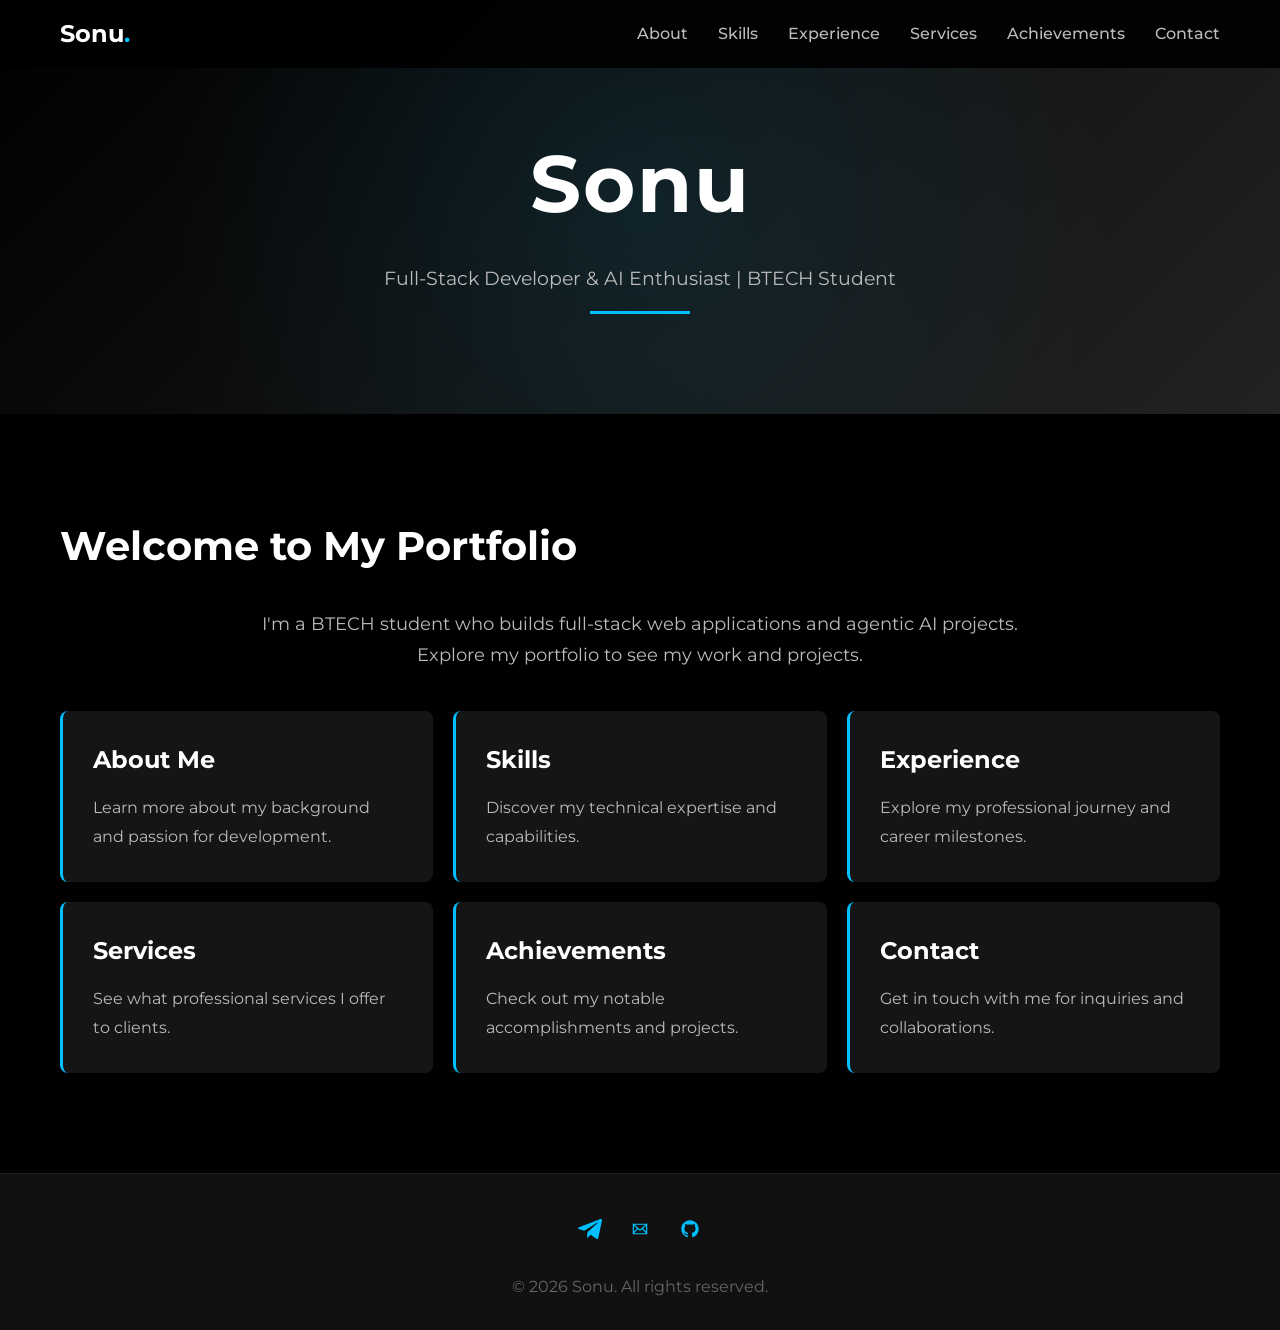
<file: index.html>
<!DOCTYPE html>
<html lang="en">
<head>
    <meta charset="UTF-8">
    <meta name="viewport" content="width=device-width, initial-scale=1.0">
    <!-- Updated meta description and title for Sonu -->
    <meta name="description" content="Sonu - Aspiring Web Developer & BTECH Student">
    <title>Sonu - Developer</title>
    <link rel="stylesheet" href="styles.css">
    <link rel="preconnect" href="https://fonts.googleapis.com">
    <link rel="preconnect" href="https://fonts.gstatic.com" crossorigin>
    <link href="https://fonts.googleapis.com/css2?family=Montserrat:wght@400;500;700&display=swap" rel="stylesheet">
</head>
<body>
    <nav id="navbar">
        <div class="nav-container">
            <!-- Changed logo from sonu to sonu -->
            <a href="index.html" class="logo">Sonu<span>.</span></a>
            <button class="mobile-menu-btn" aria-label="Toggle menu">
                ☰
            </button>
            <ul class="nav-links">
                <li><a href="about.html">About</a></li>
                <li><a href="skills.html">Skills</a></li>
                <li><a href="timeline.html">Experience</a></li>
                <li><a href="services.html">Services</a></li>
                <li><a href="achievements.html">Achievements</a></li>
                <!-- Added Contact link to navigation -->
                <li><a href="contact.html">Contact</a></li>
            </ul>
        </div>
    </nav>

    <header>
        <div class="header-content">
            <!-- Changed header name from SONU to sonu -->
            <h1>Sonu</h1>
            <p>Full-Stack Developer & AI Enthusiast | BTECH Student</p>
        </div>
    </header>

    <main>
        <section class="section home-section">
            <h2 class="hover-underline-animation">Welcome to My Portfolio</h2>
            <p>I'm a BTECH student who builds full-stack web applications and agentic AI projects. Explore my portfolio to see my work and projects.</p>
            
            <div class="home-cards">
                <a href="about.html" class="home-card">
                    <h3>About Me</h3>
                    <p>Learn more about my background and passion for development.</p>
                </a>
                <a href="skills.html" class="home-card">
                    <h3>Skills</h3>
                    <p>Discover my technical expertise and capabilities.</p>
                </a>
                <a href="timeline.html" class="home-card">
                    <h3>Experience</h3>
                    <p>Explore my professional journey and career milestones.</p>
                </a>
                <a href="services.html" class="home-card">
                    <h3>Services</h3>
                    <p>See what professional services I offer to clients.</p>
                </a>
                <a href="achievements.html" class="home-card">
                    <h3>Achievements</h3>
                    <p>Check out my notable accomplishments and projects.</p>
                </a>
                <!-- Added Contact card -->
                <a href="contact.html" class="home-card">
                    <h3>Contact</h3>
                    <p>Get in touch with me for inquiries and collaborations.</p>
                </a>
            </div>
        </section>
    </main>

    <button class="scroll-to-top" id="scrollToTop" aria-label="Scroll to top">
        ↑
    </button>

    <footer>
        <div class="social-icons">
            <a href="https://t.me/Choudhary_204" target="_blank" rel="noopener noreferrer" aria-label="Telegram">
                <svg viewBox="0 0 512 512" preserveAspectRatio="xMidYMid meet">
                    <path d="M 200.894531 323.863281 L 192.425781 442.988281 C 204.542969 442.988281 209.792969 437.78125 216.085938 431.53125 L 272.894531 377.238281 L 390.613281 463.445312 C 412.203125 475.476562 427.414062 469.140625 433.238281 443.585938 L 510.507812 81.515625 L 510.527344 81.492188 C 517.375 49.578125 498.988281 37.097656 477.953125 44.929688 L 23.765625 218.816406 C -7.230469 230.847656 -6.761719 248.128906 18.496094 255.957031 L 134.613281 292.074219 L 404.332031 123.308594 C 417.023438 114.902344 428.566406 119.550781 419.070312 127.957031 Z M 200.894531 323.863281 "></path>
                </svg>
            </a>
            <a href="mailto:sonuchoudhary1472006@gmail.com" target="_blank" rel="noopener noreferrer" aria-label="Email">
                <svg viewBox="0 0 512 512" preserveAspectRatio="xMidYMid meet">
                    <path d="M101.3 141.6v228.9h0.3 308.4 0.8V141.6H101.3zM375.7 167.8l-119.7 91.5 -119.6-91.5H375.7zM127.6 194.1l64.1 49.1 -64.1 64.1V194.1zM127.8 344.2l84.9-84.9 43.2 33.1 43-32.9 84.7 84.7L127.8 344.2 127.8 344.2zM384.4 307.8l-64.4-64.4 64.4-49.3V307.8z"></path>
                </svg>
            </a>
            <a href="https://github.com/Choudhary204" target="_blank" rel="noopener noreferrer" aria-label="GitHub">
                <svg viewBox="0 0 512 512" preserveAspectRatio="xMidYMid meet">
                    <path d="M256 70.7c-102.6 0-185.9 83.2-185.9 185.9 0 82.1 53.3 151.8 127.1 176.4 9.3 1.7 12.3-4 12.3-8.9V389.4c-51.7 11.3-62.5-21.9-62.5-21.9 -8.4-21.5-20.6-27.2-20.6-27.2 -16.9-11.5 1.3-11.3 1.3-11.3 18.7 1.3 28.5 19.2 28.5 19.2 16.6 28.4 43.5 20.2 54.1 15.4 1.7-12 6.5-20.2 11.8-24.9 -41.3-4.7-84.7-20.6-84.7-91.9 0-20.3 7.3-36.9 19.2-49.9 -1.9-4.7-8.3-23.6 1.8-49.2 0 0 15.6-5 51.1 19.1 14.8-4.1 30.7-6.2 46.5-6.3 15.8 0.1 31.7 2.1 46.6 6.3 35.5-24 51.1-19.1 51.1-19.1 10.1 25.6 3.8 44.5 1.8 49.2 11.9 13 19.1 29.6 19.1 49.9 0 71.4-43.5 87.1-84.9 91.7 6.7 5.8 12.8 17.1 12.8 34.4 0 24.9 0 44.9 0 51 0 4.9 3 10.7 12.4 8.9 73.8-24.6 127-94.3 127-176.4C441.9 153.9 358.6 70.7 256 70.7z"></path>
                </svg>
            </a>
        </div>
        <!-- Updated footer copyright from SONU to Sonu -->
        <p>&copy; <span id="current-year"></span> Sonu. All rights reserved.</p>
    </footer>

    <script src="script.js"></script>
</body>
</html>
</file>
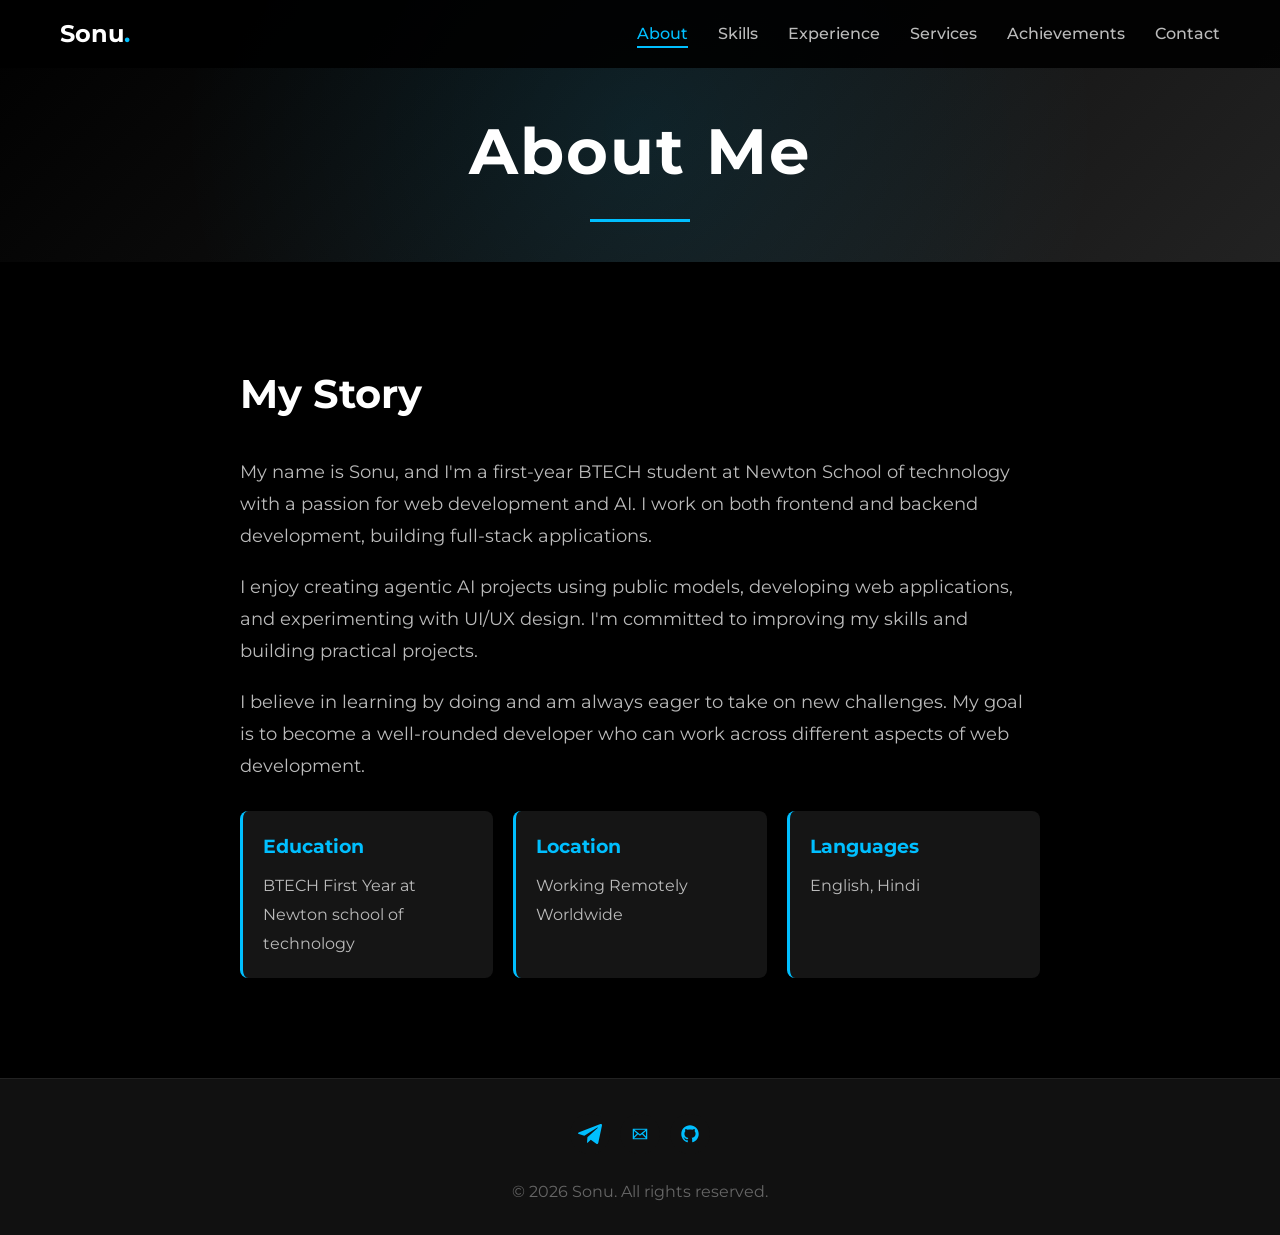
<file: about.html>
<!DOCTYPE html>
<html lang="en">
<head>
    <meta charset="UTF-8">
    <meta name="viewport" content="width=device-width, initial-scale=1.0">
    <!-- Updated meta description and title for Sonu -->
    <meta name="description" content="About Sonu - Aspiring Web Developer & BTECH Student">
    <title>About - Sonu Developer</title>
    <link rel="stylesheet" href="styles.css">
    <link rel="preconnect" href="https://fonts.googleapis.com">
    <link rel="preconnect" href="https://fonts.gstatic.com" crossorigin>
    <link href="https://fonts.googleapis.com/css2?family=Montserrat:wght@400;500;700&display=swap" rel="stylesheet">
</head>
<body>
    <nav id="navbar">
        <div class="nav-container">
            <!-- Changed logo from Sonu to Shrajal -->
            <a href="index.html" class="logo">Sonu<span>.</span></a>
            <button class="mobile-menu-btn" aria-label="Toggle menu">
                ☰
            </button>
            <ul class="nav-links">
                <li><a href="about.html" class="active">About</a></li>
                <li><a href="skills.html">Skills</a></li>
                <li><a href="timeline.html">Experience</a></li>
                <li><a href="services.html">Services</a></li>
                <li><a href="achievements.html">Achievements</a></li>
                <!-- Added Contact link to navigation -->
                <li><a href="contact.html">Contact</a></li>
            </ul>
        </div>
    </nav>

    <header class="page-header">
        <div class="header-content">
            <h1>About Me</h1>
        </div>
    </header>

    <main>
        <section id="about" class="section about-section">
            <div class="about-content">
                <!-- Removed about-image div and profile image -->
                <div class="about-text">
                    <h2 class="hover-underline-animation">My Story</h2>
                    <!-- Updated name from Sonu to Shrajal -->
                    <p>My name is Sonu, and I'm a first-year BTECH student at Newton School of technology with a passion for web development and AI. I work on both frontend and backend development, building full-stack applications.</p>
                    
                    <p>I enjoy creating agentic AI projects using public models, developing web applications, and experimenting with UI/UX design. I'm committed to improving my skills and building practical projects.</p>
                    
                    <p>I believe in learning by doing and am always eager to take on new challenges. My goal is to become a well-rounded developer who can work across different aspects of web development.</p>
                    
                    <div class="about-details">
                        <div class="detail-item">
                            <h3>Education</h3>
                            <p>BTECH First Year at Newton school of technology </p>
                        </div>
                        <div class="detail-item">
                            <h3>Location</h3>
                            <p>Working Remotely Worldwide</p>
                        </div>
                        <div class="detail-item">
                            <h3>Languages</h3>
                            <p>English, Hindi</p>
                        </div>
                    </div>
                </div>
            </div>
        </section>
    </main>

    <button class="scroll-to-top" id="scrollToTop" aria-label="Scroll to top">
        ↑
    </button>

    <footer>
        <div class="social-icons">
            <a href="https://t.me/Choudhary_204" target="_blank" rel="noopener noreferrer" aria-label="Telegram">
                <svg viewBox="0 0 512 512" preserveAspectRatio="xMidYMid meet">
                    <path d="M 200.894531 323.863281 L 192.425781 442.988281 C 204.542969 442.988281 209.792969 437.78125 216.085938 431.53125 L 272.894531 377.238281 L 390.613281 463.445312 C 412.203125 475.476562 427.414062 469.140625 433.238281 443.585938 L 510.507812 81.515625 L 510.527344 81.492188 C 517.375 49.578125 498.988281 37.097656 477.953125 44.929688 L 23.765625 218.816406 C -7.230469 230.847656 -6.761719 248.128906 18.496094 255.957031 L 134.613281 292.074219 L 404.332031 123.308594 C 417.023438 114.902344 428.566406 119.550781 419.070312 127.957031 Z M 200.894531 323.863281 "></path>
                </svg>
            </a>
            <a href="mailto:sonuchoudhary1472006@gmail.com" target="_blank" rel="noopener noreferrer" aria-label="Email">
                <svg viewBox="0 0 512 512" preserveAspectRatio="xMidYMid meet">
                    <path d="M101.3 141.6v228.9h0.3 308.4 0.8V141.6H101.3zM375.7 167.8l-119.7 91.5 -119.6-91.5H375.7zM127.6 194.1l64.1 49.1 -64.1 64.1V194.1zM127.8 344.2l84.9-84.9 43.2 33.1 43-32.9 84.7 84.7L127.8 344.2 127.8 344.2zM384.4 307.8l-64.4-64.4 64.4-49.3V307.8z"></path>
                </svg>
            </a>
            <a href="https://github.com/Choudhary204" target="_blank" rel="noopener noreferrer" aria-label="GitHub">
                <svg viewBox="0 0 512 512" preserveAspectRatio="xMidYMid meet">
                    <path d="M256 70.7c-102.6 0-185.9 83.2-185.9 185.9 0 82.1 53.3 151.8 127.1 176.4 9.3 1.7 12.3-4 12.3-8.9V389.4c-51.7 11.3-62.5-21.9-62.5-21.9 -8.4-21.5-20.6-27.2-20.6-27.2 -16.9-11.5 1.3-11.3 1.3-11.3 18.7 1.3 28.5 19.2 28.5 19.2 16.6 28.4 43.5 20.2 54.1 15.4 1.7-12 6.5-20.2 11.8-24.9 -41.3-4.7-84.7-20.6-84.7-91.9 0-20.3 7.3-36.9 19.2-49.9 -1.9-4.7-8.3-23.6 1.8-49.2 0 0 15.6-5 51.1 19.1 14.8-4.1 30.7-6.2 46.5-6.3 15.8 0.1 31.7 2.1 46.6 6.3 35.5-24 51.1-19.1 51.1-19.1 10.1 25.6 3.8 44.5 1.8 49.2 11.9 13 19.1 29.6 19.1 49.9 0 71.4-43.5 87.1-84.9 91.7 6.7 5.8 12.8 17.1 12.8 34.4 0 24.9 0 44.9 0 51 0 4.9 3 10.7 12.4 8.9 73.8-24.6 127-94.3 127-176.4C441.9 153.9 358.6 70.7 256 70.7z"></path>
                </svg>
            </a>
        </div>
        <!-- Updated footer copyright from Sonu to Shrajal -->
        <p>&copy; <span id="current-year"></span> Sonu. All rights reserved.</p>
    </footer>

    <script src="script.js"></script>
</body>
</html>
</file>
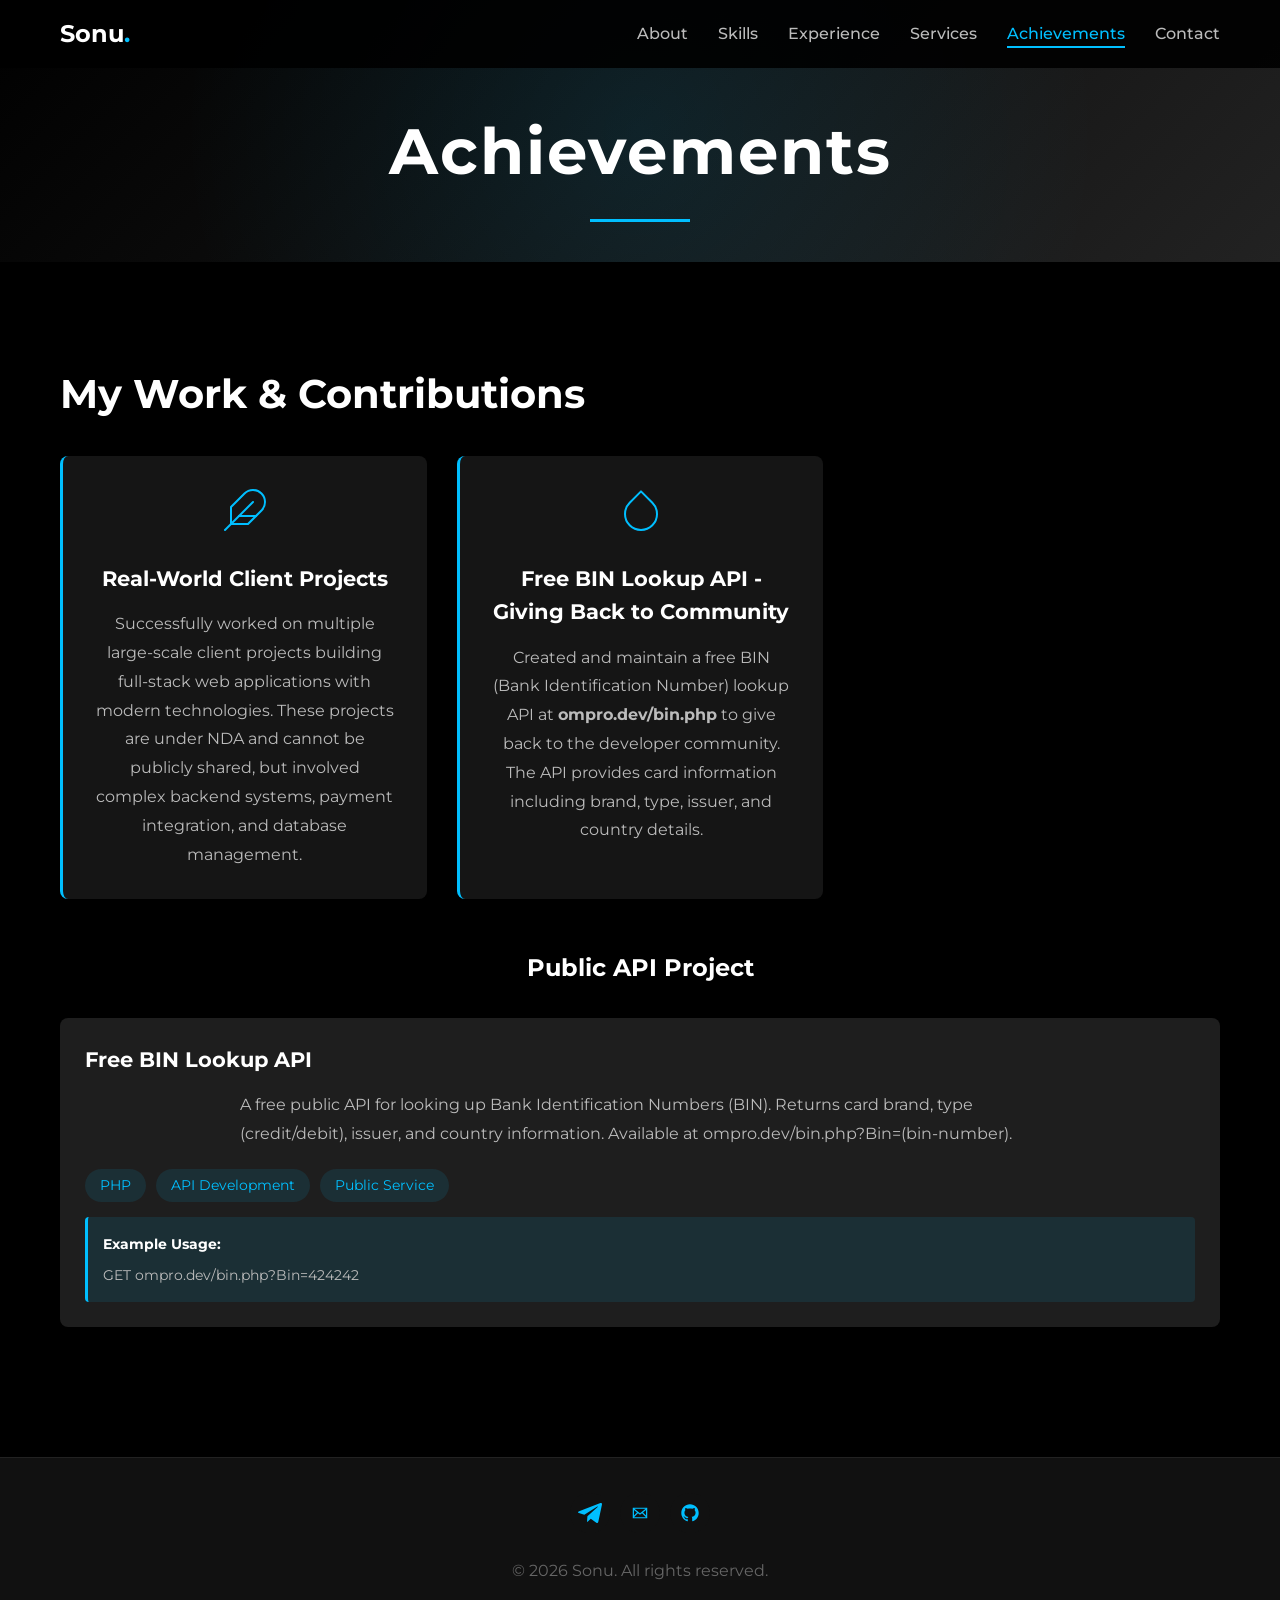
<file: achievements.html>
<!DOCTYPE html>
<html lang="en">
<head>
    <meta charset="UTF-8">
    <meta name="viewport" content="width=device-width, initial-scale=1.0">
    <!-- Updated meta description and title for Sonu -->
    <meta name="description" content="Achievements of Sonu - Freelance Full-Stack Developer & Free API Provider">
    <title>Achievements - Sonu Developer</title>
    <link rel="stylesheet" href="styles.css">
    <link rel="preconnect" href="https://fonts.googleapis.com">
    <link rel="preconnect" href="https://fonts.gstatic.com" crossorigin>
    <link href="https://fonts.googleapis.com/css2?family=Montserrat:wght@400;500;700&display=swap" rel="stylesheet">
</head>
<body>
    <nav id="navbar">
        <div class="nav-container">
            <!-- Changed logo from Sonu to sonu -->
            <a href="index.html" class="logo">Sonu<span>.</span></a>
            <button class="mobile-menu-btn" aria-label="Toggle menu">
                ☰
            </button>
            <ul class="nav-links">
                <li><a href="about.html">About</a></li>
                <li><a href="skills.html">Skills</a></li>
                <li><a href="timeline.html">Experience</a></li>
                <li><a href="services.html">Services</a></li>
                <li><a href="achievements.html" class="active">Achievements</a></li>
                <!-- Added Contact link to navigation -->
                <li><a href="contact.html">Contact</a></li>
            </ul>
        </div>
    </nav>

    <header class="page-header">
        <div class="header-content">
            <h1>Achievements</h1>
        </div>
    </header>

    <main>
        <section id="achievements" class="section achievements-section">
            <h2 class="hover-underline-animation">My Work & Contributions</h2>
            
            <div class="achievements-grid">
                <div class="achievement-card">
                    <div class="achievement-icon">
                        <svg viewBox="0 0 24 24" width="48" height="48" stroke="currentColor" stroke-width="1" fill="none" stroke-linecap="round" stroke-linejoin="round">
                            <path d="M20.24 12.24a6 6 0 0 0-8.49-8.49L5 10.5V19h8.5z"></path>
                            <line x1="16" y1="8" x2="2" y2="22"></line>
                            <line x1="17.5" y1="15" x2="9" y2="15"></line>
                        </svg>
                    </div>
                    <h3>Real-World Client Projects</h3>
                    <p>Successfully worked on multiple large-scale client projects building full-stack web applications with modern technologies. These projects are under NDA and cannot be publicly shared, but involved complex backend systems, payment integration, and database management.</p>
                </div>
                
                <div class="achievement-card">
                    <div class="achievement-icon">
                        <svg viewBox="0 0 24 24" width="48" height="48" stroke="currentColor" stroke-width="1" fill="none" stroke-linecap="round" stroke-linejoin="round">
                            <path d="M12 2.69l5.66 5.66a8 8 0 1 1-11.31 0z"></path>
                        </svg>
                    </div>
                    <h3>Free BIN Lookup API - Giving Back to Community</h3>
                    <p>Created and maintain a free BIN (Bank Identification Number) lookup API at <strong>ompro.dev/bin.php</strong> to give back to the developer community. The API provides card information including brand, type, issuer, and country details.</p>
                </div>
            </div>
            
            <div class="projects-section">
                <h3>Public API Project</h3>
                
                <div class="project-card">
                    <div class="project-content">
                        <h4>Free BIN Lookup API</h4>
                        <p>A free public API for looking up Bank Identification Numbers (BIN). Returns card brand, type (credit/debit), issuer, and country information. Available at ompro.dev/bin.php?Bin=(bin-number).</p>
                        <div class="project-tech">
                            <span>PHP</span>
                            <span>API Development</span>
                            <span>Public Service</span>
                        </div>
                        <div style="margin-top: 15px; padding: 15px; background: rgba(0,191,255,0.1); border-left: 3px solid var(--primary-color); border-radius: 4px;">
                            <p style="margin: 0; font-size: 0.9rem; color: #fff;"><strong>Example Usage:</strong></p>
                            <p style="margin: 5px 0 0 0; font-size: 0.85rem; color: var(--text-light);">GET ompro.dev/bin.php?Bin=424242</p>
                        </div>
                    </div>
                </div>
            </div>
        </section>
    </main>

    <button class="scroll-to-top" id="scrollToTop" aria-label="Scroll to top">
        ↑
    </button>

    <footer>
        <div class="social-icons">
            <a href="https://t.me/Choudhary_204" target="_blank" rel="noopener noreferrer" aria-label="Telegram">
                <svg viewBox="0 0 512 512" preserveAspectRatio="xMidYMid meet">
                    <path d="M 200.894531 323.863281 L 192.425781 442.988281 C 204.542969 442.988281 209.792969 437.78125 216.085938 431.53125 L 272.894531 377.238281 L 390.613281 463.445312 C 412.203125 475.476562 427.414062 469.140625 433.238281 443.585938 L 510.507812 81.515625 L 510.527344 81.492188 C 517.375 49.578125 498.988281 37.097656 477.953125 44.929688 L 23.765625 218.816406 C -7.230469 230.847656 -6.761719 248.128906 18.496094 255.957031 L 134.613281 292.074219 L 404.332031 123.308594 C 417.023438 114.902344 428.566406 119.550781 419.070312 127.957031 Z M 200.894531 323.863281 "></path>
                </svg>
            </a>
            <a href="mailto:sonuchoudhary1472006@gmail.com" target="_blank" rel="noopener noreferrer" aria-label="Email">
                <svg viewBox="0 0 512 512" preserveAspectRatio="xMidYMid meet">
                    <path d="M101.3 141.6v228.9h0.3 308.4 0.8V141.6H101.3zM375.7 167.8l-119.7 91.5 -119.6-91.5H375.7zM127.6 194.1l64.1 49.1 -64.1 64.1V194.1zM127.8 344.2l84.9-84.9 43.2 33.1 43-32.9 84.7 84.7L127.8 344.2 127.8 344.2zM384.4 307.8l-64.4-64.4 64.4-49.3V307.8z"></path>
                </svg>
            </a>
            <a href="https://github.com/Choudhary204" target="_blank" rel="noopener noreferrer" aria-label="GitHub">
                <svg viewBox="0 0 512 512" preserveAspectRatio="xMidYMid meet">
                    <path d="M256 70.7c-102.6 0-185.9 83.2-185.9 185.9 0 82.1 53.3 151.8 127.1 176.4 9.3 1.7 12.3-4 12.3-8.9V389.4c-51.7 11.3-62.5-21.9-62.5-21.9 -8.4-21.5-20.6-27.2-20.6-27.2 -16.9-11.5 1.3-11.3 1.3-11.3 18.7 1.3 28.5 19.2 28.5 19.2 16.6 28.4 43.5 20.2 54.1 15.4 1.7-12 6.5-20.2 11.8-24.9 -41.3-4.7-84.7-20.6-84.7-91.9 0-20.3 7.3-36.9 19.2-49.9 -1.9-4.7-8.3-23.6 1.8-49.2 0 0 15.6-5 51.1 19.1 14.8-4.1 30.7-6.2 46.5-6.3 15.8 0.1 31.7 2.1 46.6 6.3 35.5-24 51.1-19.1 51.1-19.1 10.1 25.6 3.8 44.5 1.8 49.2 11.9 13 19.1 29.6 19.1 49.9 0 71.4-43.5 87.1-84.9 91.7 6.7 5.8 12.8 17.1 12.8 34.4 0 24.9 0 44.9 0 51 0 4.9 3 10.7 12.4 8.9 73.8-24.6 127-94.3 127-176.4C441.9 153.9 358.6 70.7 256 70.7z"></path>
                </svg>
            </a>
        </div>
        <!-- Updated footer copyright from Sonu to Sonu -->
        <p>&copy; <span id="current-year"></span> Sonu. All rights reserved.</p>
    </footer>

    <script src="script.js"></script>
</body>
</html>
</file>
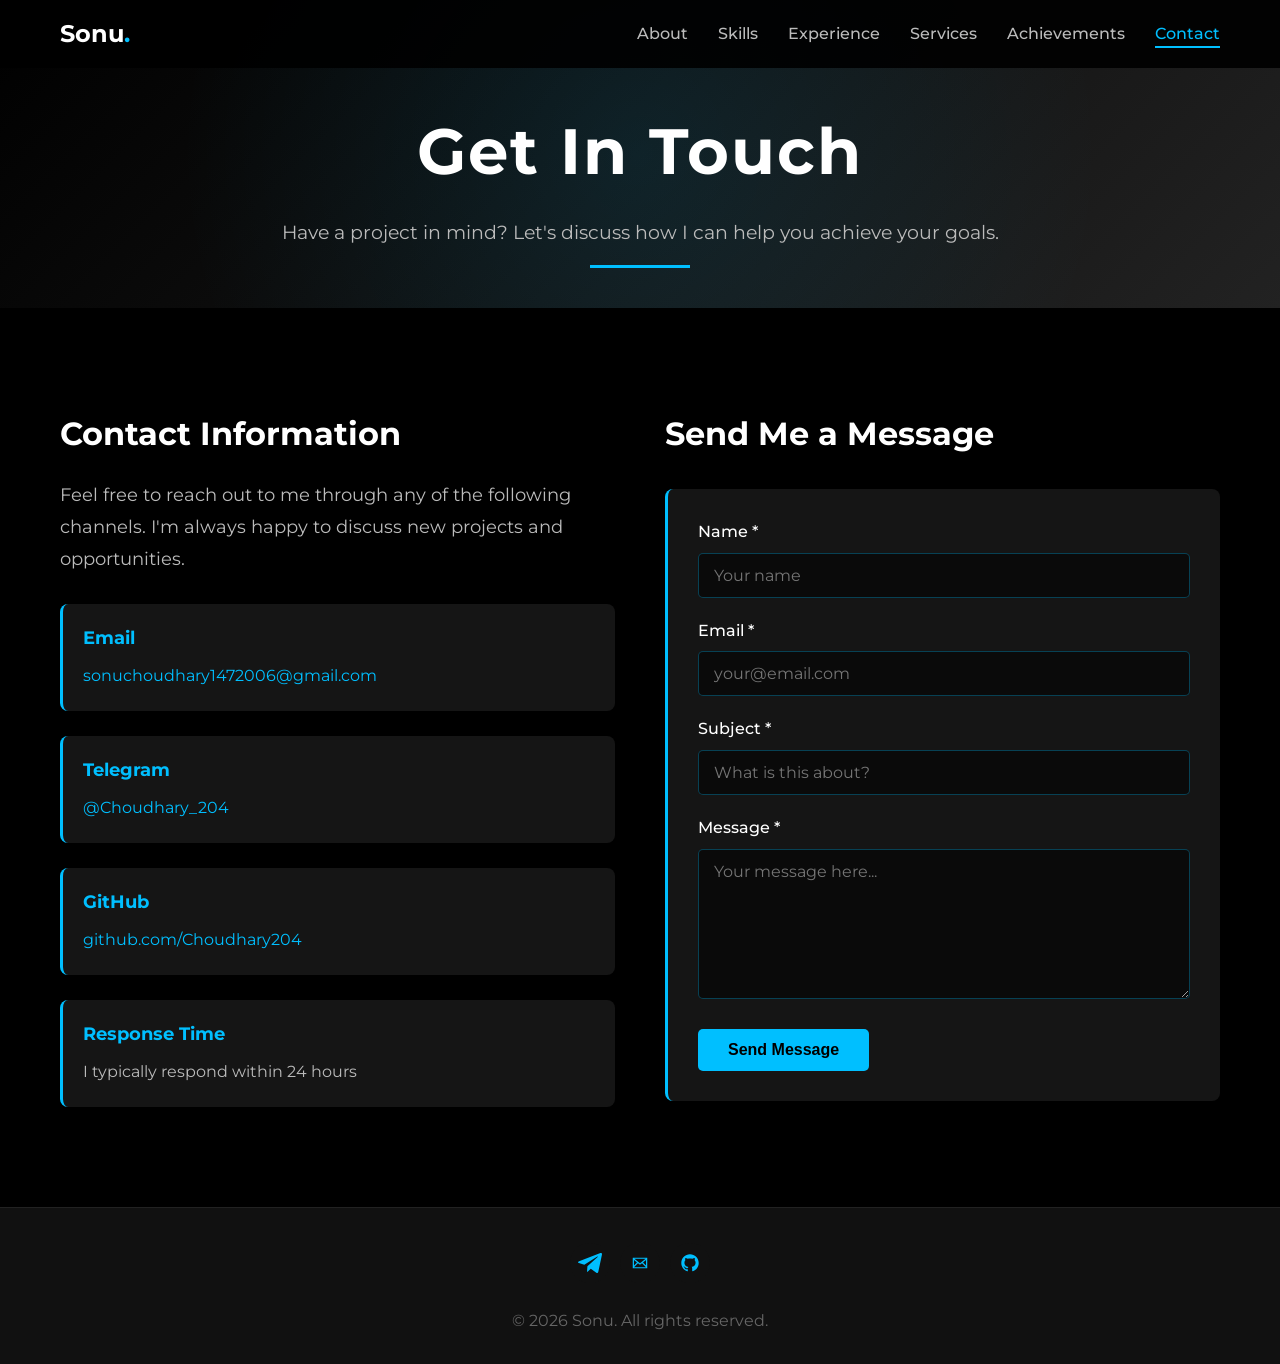
<file: contact.html>
<!DOCTYPE html>
<html lang="en">
<head>
    <meta charset="UTF-8">
    <meta name="viewport" content="width=device-width, initial-scale=1.0">
    <meta name="description" content="Contact Sonu - Get in touch for inquiries and collaborations">
    <title>Contact - Sonu Developer</title>
    <link rel="stylesheet" href="styles.css">
    <link rel="preconnect" href="https://fonts.googleapis.com">
    <link rel="preconnect" href="https://fonts.gstatic.com" crossorigin>
    <link href="https://fonts.googleapis.com/css2?family=Montserrat:wght@400;500;700&display=swap" rel="stylesheet">
</head>
<body>
    <nav id="navbar">
        <div class="nav-container">
            <a href="index.html" class="logo">Sonu<span>.</span></a>
            <button class="mobile-menu-btn" aria-label="Toggle menu">
                ☰
            </button>
            <ul class="nav-links">
                <li><a href="about.html">About</a></li>
                <li><a href="skills.html">Skills</a></li>
                <li><a href="timeline.html">Experience</a></li>
                <li><a href="services.html">Services</a></li>
                <li><a href="achievements.html">Achievements</a></li>
                <li><a href="contact.html" class="active">Contact</a></li>
            </ul>
        </div> 
    </nav>

    <header class="page-header">
        <div class="header-content">
            <h1>Get In Touch</h1>
            <p>Have a project in mind? Let's discuss how I can help you achieve your goals.</p>
        </div>
    </header>

    <main>
        <section id="contact" class="section contact-section">
            <div class="contact-container">
                <div class="contact-info">
                    <h2 class="hover-underline-animation">Contact Information</h2>
                    <p>Feel free to reach out to me through any of the following channels. I'm always happy to discuss new projects and opportunities.</p>
                    
                    <div class="contact-details">
                        <div class="contact-item">
                            <h3>Email</h3>
                            <p><a href="mailto:sonuchoudhary1472006@gmail.com">sonuchoudhary1472006@gmail.com</a></p>
                        </div>
                        <div class="contact-item">
                            <h3>Telegram</h3>
                            <p><a href="https://t.me/Choudhary_204" target="_blank" rel="noopener noreferrer">@Choudhary_204</a></p>
                        </div>
                        <div class="contact-item">
                            <h3>GitHub</h3>
                            <p><a href="https://github.com/Choudhary204" target="_blank" rel="noopener noreferrer">github.com/Choudhary204</a></p>
                        </div>
                        <div class="contact-item">
                            <h3>Response Time</h3>
                            <p>I typically respond within 24 hours</p>
                        </div>
                    </div>
                </div>

                <div class="contact-form-wrapper">
                    <h2 class="hover-underline-animation">Send Me a Message</h2>
                    <form id="contactForm" class="contact-form">
                        <div class="form-group">
                            <label for="name">Name *</label>
                            <input type="text" id="name" name="name" required placeholder="Your name">
                        </div>

                        <div class="form-group">
                            <label for="email">Email *</label>
                            <input type="email" id="email" name="email" required placeholder="your@email.com">
                        </div>

                        <div class="form-group">
                            <label for="subject">Subject *</label>
                            <input type="text" id="subject" name="subject" required placeholder="What is this about?">
                        </div>

                        <div class="form-group">
                            <label for="message">Message *</label>
                            <textarea id="message" name="message" required placeholder="Your message here..." rows="6"></textarea>
                        </div>

                        <button type="submit" class="submit-btn">Send Message</button>
                        <div id="formMessage" class="form-message"></div>
                    </form>
                </div>
            </div>
        </section>
    </main>

    <button class="scroll-to-top" id="scrollToTop" aria-label="Scroll to top">
        ↑
    </button>

    <footer>
        <div class="social-icons">
            <a href="https://t.me/Choudhary_204" target="_blank" rel="noopener noreferrer" aria-label="Telegram">
                <svg viewBox="0 0 512 512" preserveAspectRatio="xMidYMid meet">
                    <path d="M 200.894531 323.863281 L 192.425781 442.988281 C 204.542969 442.988281 209.792969 437.78125 216.085938 431.53125 L 272.894531 377.238281 L 390.613281 463.445312 C 412.203125 475.476562 427.414062 469.140625 433.238281 443.585938 L 510.507812 81.515625 L 510.527344 81.492188 C 517.375 49.578125 498.988281 37.097656 477.953125 44.929688 L 23.765625 218.816406 C -7.230469 230.847656 -6.761719 248.128906 18.496094 255.957031 L 134.613281 292.074219 L 404.332031 123.308594 C 417.023438 114.902344 428.566406 119.550781 419.070312 127.957031 Z M 200.894531 323.863281 "></path>
                </svg>
            </a>
            <a href="mailto:sonuchoudhary1472006@gmail.com" target="_blank" rel="noopener noreferrer" aria-label="Email">
                <svg viewBox="0 0 512 512" preserveAspectRatio="xMidYMid meet">
                    <path d="M101.3 141.6v228.9h0.3 308.4 0.8V141.6H101.3zM375.7 167.8l-119.7 91.5 -119.6-91.5H375.7zM127.6 194.1l64.1 49.1 -64.1 64.1V194.1zM127.8 344.2l84.9-84.9 43.2 33.1 43-32.9 84.7 84.7L127.8 344.2 127.8 344.2zM384.4 307.8l-64.4-64.4 64.4-49.3V307.8z"></path>
                </svg>
            </a>
            <a href="https://github.com/Choudhary204" target="_blank" rel="noopener noreferrer" aria-label="GitHub">
                <svg viewBox="0 0 512 512" preserveAspectRatio="xMidYMid meet">
                    <path d="M256 70.7c-102.6 0-185.9 83.2-185.9 185.9 0 82.1 53.3 151.8 127.1 176.4 9.3 1.7 12.3-4 12.3-8.9V389.4c-51.7 11.3-62.5-21.9-62.5-21.9 -8.4-21.5-20.6-27.2-20.6-27.2 -16.9-11.5 1.3-11.3 1.3-11.3 18.7 1.3 28.5 19.2 28.5 19.2 16.6 28.4 43.5 20.2 54.1 15.4 1.7-12 6.5-20.2 11.8-24.9 -41.3-4.7-84.7-20.6-84.7-91.9 0-20.3 7.3-36.9 19.2-49.9 -1.9-4.7-8.3-23.6 1.8-49.2 0 0 15.6-5 51.1 19.1 14.8-4.1 30.7-6.2 46.5-6.3 15.8 0.1 31.7 2.1 46.6 6.3 35.5-24 51.1-19.1 51.1-19.1 10.1 25.6 3.8 44.5 1.8 49.2 11.9 13 19.1 29.6 19.1 49.9 0 71.4-43.5 87.1-84.9 91.7 6.7 5.8 12.8 17.1 12.8 34.4 0 24.9 0 44.9 0 51 0 4.9 3 10.7 12.4 8.9 73.8-24.6 127-94.3 127-176.4C441.9 153.9 358.6 70.7 256 70.7z"></path>
                </svg>
            </a>
        </div>
        <p>&copy; <span id="current-year"></span> Sonu. All rights reserved.</p>
    </footer>

    <script src="script.js"></script>
</body>
</html>
</file>
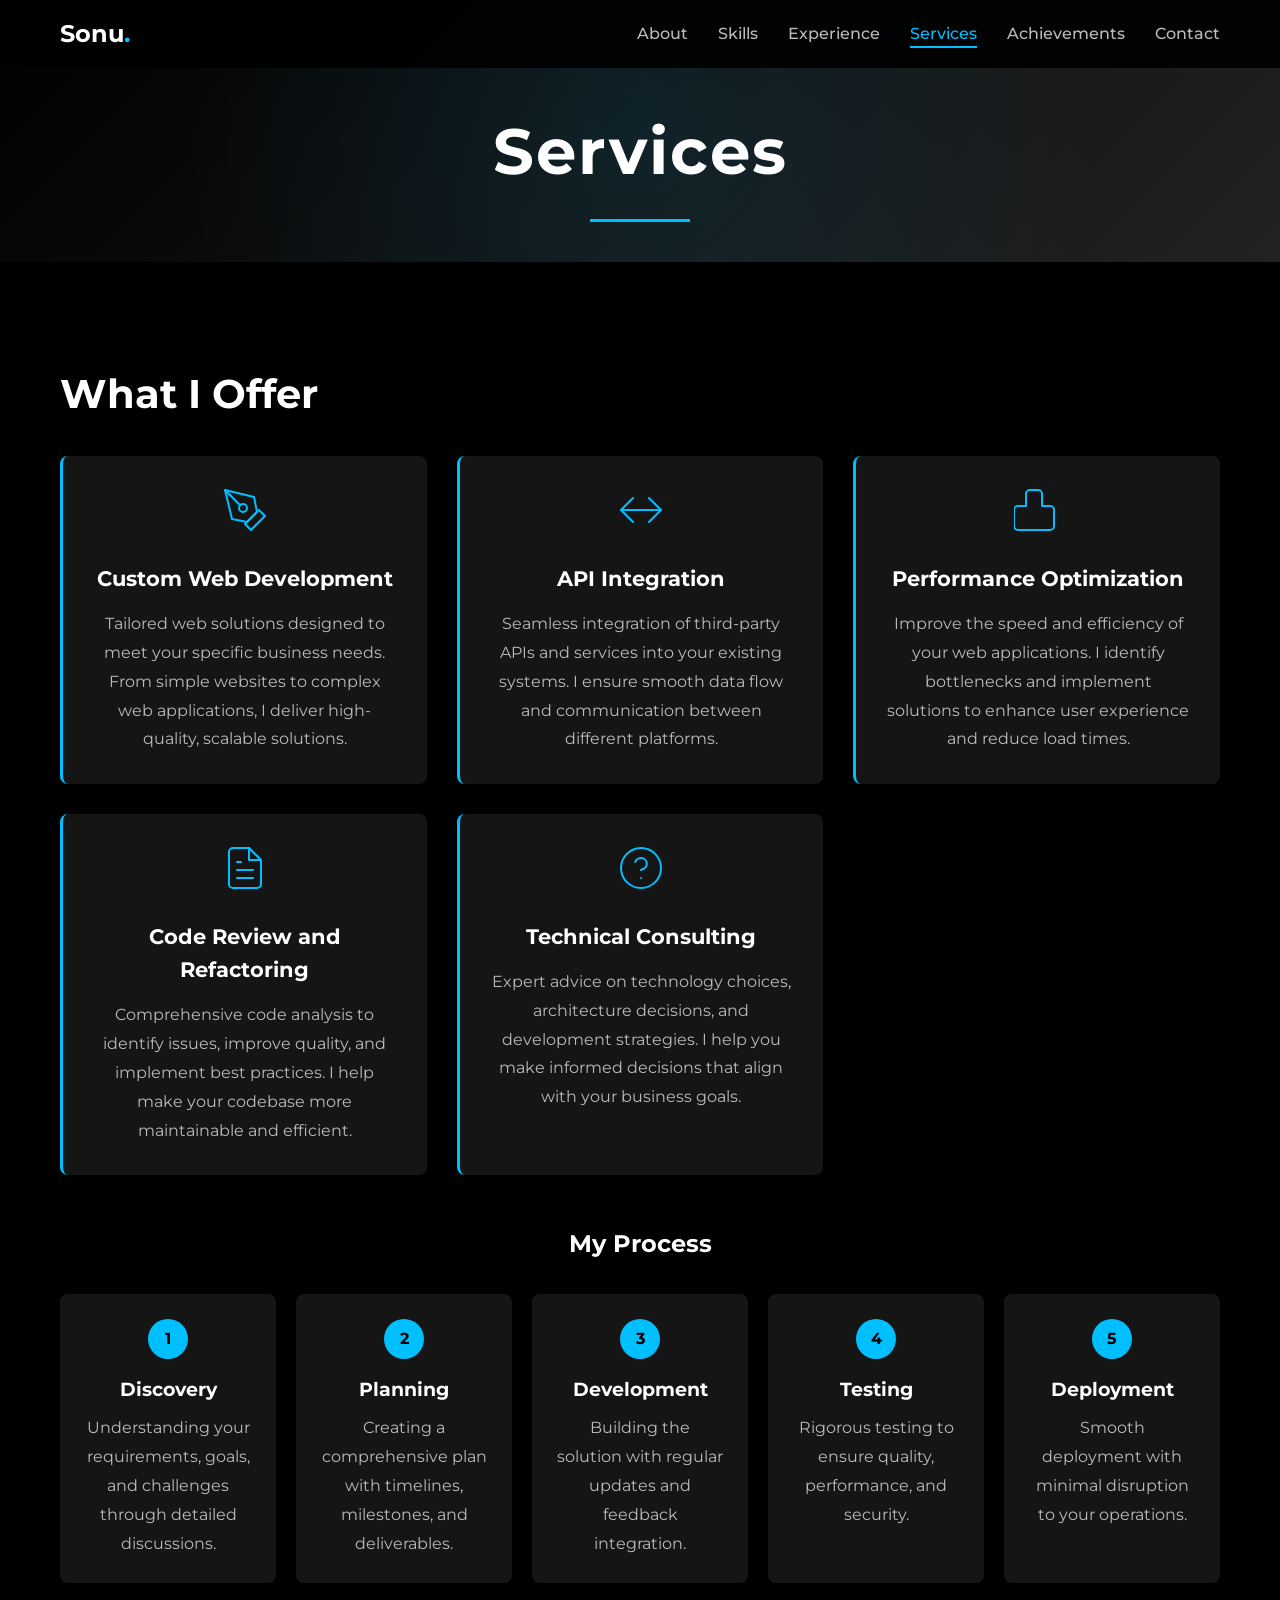
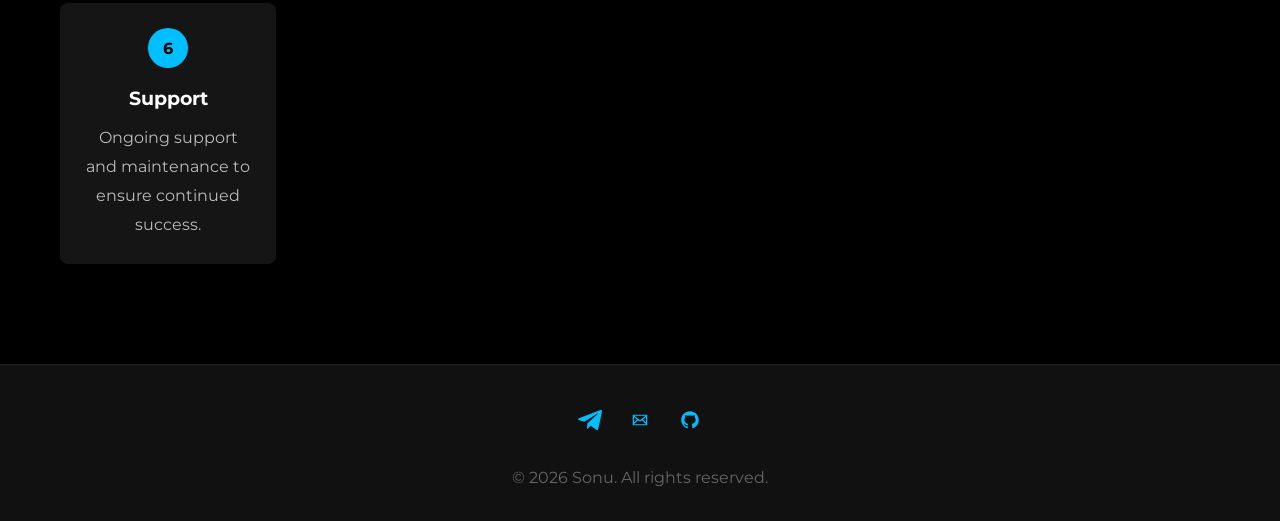
<file: services.html>
<!DOCTYPE html>
<html lang="en">
<head>
    <meta charset="UTF-8">
    <meta name="viewport" content="width=device-width, initial-scale=1.0">
    <!-- Updated meta description and title for Sonu -->
    <meta name="description" content="Services offered by Sonu - Developer specializing in PHP, Python, and Node.js">
    <title>Services - Sonu Developer</title>
    <link rel="stylesheet" href="styles.css">
    <link rel="preconnect" href="https://fonts.googleapis.com">
    <link rel="preconnect" href="https://fonts.gstatic.com" crossorigin>
    <link href="https://fonts.googleapis.com/css2?family=Montserrat:wght@400;500;700&display=swap" rel="stylesheet">
</head>
<body>
    <nav id="navbar">
        <div class="nav-container">
            <!-- Changed logo from SONU to Sonu -->
            <a href="index.html" class="logo">Sonu<span>.</span></a>
            <button class="mobile-menu-btn" aria-label="Toggle menu">
                ☰
            </button>
            <ul class="nav-links">
                <li><a href="about.html">About</a></li>
                <li><a href="skills.html">Skills</a></li>
                <li><a href="timeline.html">Experience</a></li>
                <li><a href="services.html" class="active">Services</a></li>
                <li><a href="achievements.html">Achievements</a></li>
                <!-- Added Contact link to navigation -->
                <li><a href="contact.html">Contact</a></li>
            </ul>
        </div>
    </nav>

    <header class="page-header">
        <div class="header-content">
            <h1>Services</h1>
        </div>
    </header>

    <main>
        <section id="services" class="section services-section">
            <h2 class="hover-underline-animation">What I Offer</h2>
            
            <div class="services-grid">
                <div class="service-card">
                    <div class="service-icon">
                        <svg viewBox="0 0 24 24" width="48" height="48" stroke="currentColor" stroke-width="1" fill="none" stroke-linecap="round" stroke-linejoin="round">
                            <path d="M12 19l7-7 3 3-7 7-3-3z"></path>
                            <path d="M18 13l-1.5-7.5L2 2l3.5 14.5L13 18l5-5z"></path>
                            <path d="M2 2l7.586 7.586"></path>
                            <circle cx="11" cy="11" r="2"></circle>
                        </svg>
                    </div>
                    <h3>Custom Web Development</h3>
                    <p>Tailored web solutions designed to meet your specific business needs. From simple websites to complex web applications, I deliver high-quality, scalable solutions.</p>
                </div>
                
                <div class="service-card">
                    <div class="service-icon">
                        <svg viewBox="0 0 24 24" width="48" height="48" stroke="currentColor" stroke-width="1" fill="none" stroke-linecap="round" stroke-linejoin="round">
                            <polyline points="16 18 22 12 16 6"></polyline>
                            <polyline points="8 6 2 12 8 18"></polyline>
                            <line x1="2" y1="12" x2="22" y2="12"></line>
                        </svg>
                    </div>
                    <h3>API Integration</h3>
                    <p>Seamless integration of third-party APIs and services into your existing systems. I ensure smooth data flow and communication between different platforms.</p>
                </div>
                
                <div class="service-card">
                    <div class="service-icon">
                        <svg viewBox="0 0 24 24" width="48" height="48" stroke="currentColor" stroke-width="1" fill="none" stroke-linecap="round" stroke-linejoin="round">
                            <path d="M18 10h-4V4a2 2 0 0 0-2-2h-4a2 2 0 0 0-2 2v6H2a2 2 0 0 0-2 2v8a2 2 0 0 0 2 2h16a2 2 0 0 0 2-2v-8a2 2 0 0 0-2-2z"></path>
                        </svg>
                    </div>
                    <h3>Performance Optimization</h3>
                    <p>Improve the speed and efficiency of your web applications. I identify bottlenecks and implement solutions to enhance user experience and reduce load times.</p>
                </div>
                
                <div class="service-card">
                    <div class="service-icon">
                        <svg viewBox="0 0 24 24" width="48" height="48" stroke="currentColor" stroke-width="1" fill="none" stroke-linecap="round" stroke-linejoin="round">
                            <path d="M14 2H6a2 2 0 0 0-2 2v16a2 2 0 0 0 2 2h12a2 2 0 0 0 2-2V8z"></path>
                            <polyline points="14 2 14 8 20 8"></polyline>
                            <line x1="16" y1="13" x2="8" y2="13"></line>
                            <line x1="16" y1="17" x2="8" y2="17"></line>
                            <polyline points="10 9 9 9 8 9"></polyline>
                        </svg>
                    </div>
                    <h3>Code Review and Refactoring</h3>
                    <p>Comprehensive code analysis to identify issues, improve quality, and implement best practices. I help make your codebase more maintainable and efficient.</p>
                </div>
                
                <div class="service-card">
                    <div class="service-icon">
                        <svg viewBox="0 0 24 24" width="48" height="48" stroke="currentColor" stroke-width="1" fill="none" stroke-linecap="round" stroke-linejoin="round">
                            <circle cx="12" cy="12" r="10"></circle>
                            <path d="M9.09 9a3 3 0 0 1 5.83 1c0 2-3 3-3 3"></path>
                            <line x1="12" y1="17" x2="12.01" y2="17"></line>
                        </svg>
                    </div>
                    <h3>Technical Consulting</h3>
                    <p>Expert advice on technology choices, architecture decisions, and development strategies. I help you make informed decisions that align with your business goals.</p>
                </div>
                

            </div>
            
            <div class="service-process">
                <h3>My Process</h3>
                <div class="process-steps">
                    <div class="process-step">
                        <div class="step-number">1</div>
                        <h4>Discovery</h4>
                        <p>Understanding your requirements, goals, and challenges through detailed discussions.</p>
                    </div>
                    <div class="process-step">
                        <div class="step-number">2</div>
                        <h4>Planning</h4>
                        <p>Creating a comprehensive plan with timelines, milestones, and deliverables.</p>
                    </div>
                    <div class="process-step">
                        <div class="step-number">3</div>
                        <h4>Development</h4>
                        <p>Building the solution with regular updates and feedback integration.</p>
                    </div>
                    <div class="process-step">
                        <div class="step-number">4</div>
                        <h4>Testing</h4>
                        <p>Rigorous testing to ensure quality, performance, and security.</p>
                    </div>
                    <div class="process-step">
                        <div class="step-number">5</div>
                        <h4>Deployment</h4>
                        <p>Smooth deployment with minimal disruption to your operations.</p>
                    </div>
                    <div class="process-step">
                        <div class="step-number">6</div>
                        <h4>Support</h4>
                        <p>Ongoing support and maintenance to ensure continued success.</p>
                    </div>
                </div>
            </div>
        </section>
    </main>

    <button class="scroll-to-top" id="scrollToTop" aria-label="Scroll to top">
        ↑
    </button>

    <footer>
        <div class="social-icons">
            <a href="https://t.me/Choudhary_204" target="_blank" rel="noopener noreferrer" aria-label="Telegram">
                <svg viewBox="0 0 512 512" preserveAspectRatio="xMidYMid meet">
                    <path d="M 200.894531 323.863281 L 192.425781 442.988281 C 204.542969 442.988281 209.792969 437.78125 216.085938 431.53125 L 272.894531 377.238281 L 390.613281 463.445312 C 412.203125 475.476562 427.414062 469.140625 433.238281 443.585938 L 510.507812 81.515625 L 510.527344 81.492188 C 517.375 49.578125 498.988281 37.097656 477.953125 44.929688 L 23.765625 218.816406 C -7.230469 230.847656 -6.761719 248.128906 18.496094 255.957031 L 134.613281 292.074219 L 404.332031 123.308594 C 417.023438 114.902344 428.566406 119.550781 419.070312 127.957031 Z M 200.894531 323.863281 "></path>
                </svg>
            </a>
            <a href="mailto:sonuchoudhary1472006@gmail.com" target="_blank" rel="noopener noreferrer" aria-label="Email">
                <svg viewBox="0 0 512 512" preserveAspectRatio="xMidYMid meet">
                    <path d="M101.3 141.6v228.9h0.3 308.4 0.8V141.6H101.3zM375.7 167.8l-119.7 91.5 -119.6-91.5H375.7zM127.6 194.1l64.1 49.1 -64.1 64.1V194.1zM127.8 344.2l84.9-84.9 43.2 33.1 43-32.9 84.7 84.7L127.8 344.2 127.8 344.2zM384.4 307.8l-64.4-64.4 64.4-49.3V307.8z"></path>
                </svg>
            </a>
            <a href="https://github.com/Choudhary204" target="_blank" rel="noopener noreferrer" aria-label="GitHub">
                <svg viewBox="0 0 512 512" preserveAspectRatio="xMidYMid meet">
                    <path d="M256 70.7c-102.6 0-185.9 83.2-185.9 185.9 0 82.1 53.3 151.8 127.1 176.4 9.3 1.7 12.3-4 12.3-8.9V389.4c-51.7 11.3-62.5-21.9-62.5-21.9 -8.4-21.5-20.6-27.2-20.6-27.2 -16.9-11.5 1.3-11.3 1.3-11.3 18.7 1.3 28.5 19.2 28.5 19.2 16.6 28.4 43.5 20.2 54.1 15.4 1.7-12 6.5-20.2 11.8-24.9 -41.3-4.7-84.7-20.6-84.7-91.9 0-20.3 7.3-36.9 19.2-49.9 -1.9-4.7-8.3-23.6 1.8-49.2 0 0 15.6-5 51.1 19.1 14.8-4.1 30.7-6.2 46.5-6.3 15.8 0.1 31.7 2.1 46.6 6.3 35.5-24 51.1-19.1 51.1-19.1 10.1 25.6 3.8 44.5 1.8 49.2 11.9 13 19.1 29.6 19.1 49.9 0 71.4-43.5 87.1-84.9 91.7 6.7 5.8 12.8 17.1 12.8 34.4 0 24.9 0 44.9 0 51 0 4.9 3 10.7 12.4 8.9 73.8-24.6 127-94.3 127-176.4C441.9 153.9 358.6 70.7 256 70.7z"></path>
                </svg>
            </a>
        </div>
        <!-- Updated footer copyright from sonu to sonu -->
        <p>&copy; <span id="current-year"></span> Sonu. All rights reserved.</p>
    </footer>

    <script src="script.js"></script>
</body>
</html>
</file>
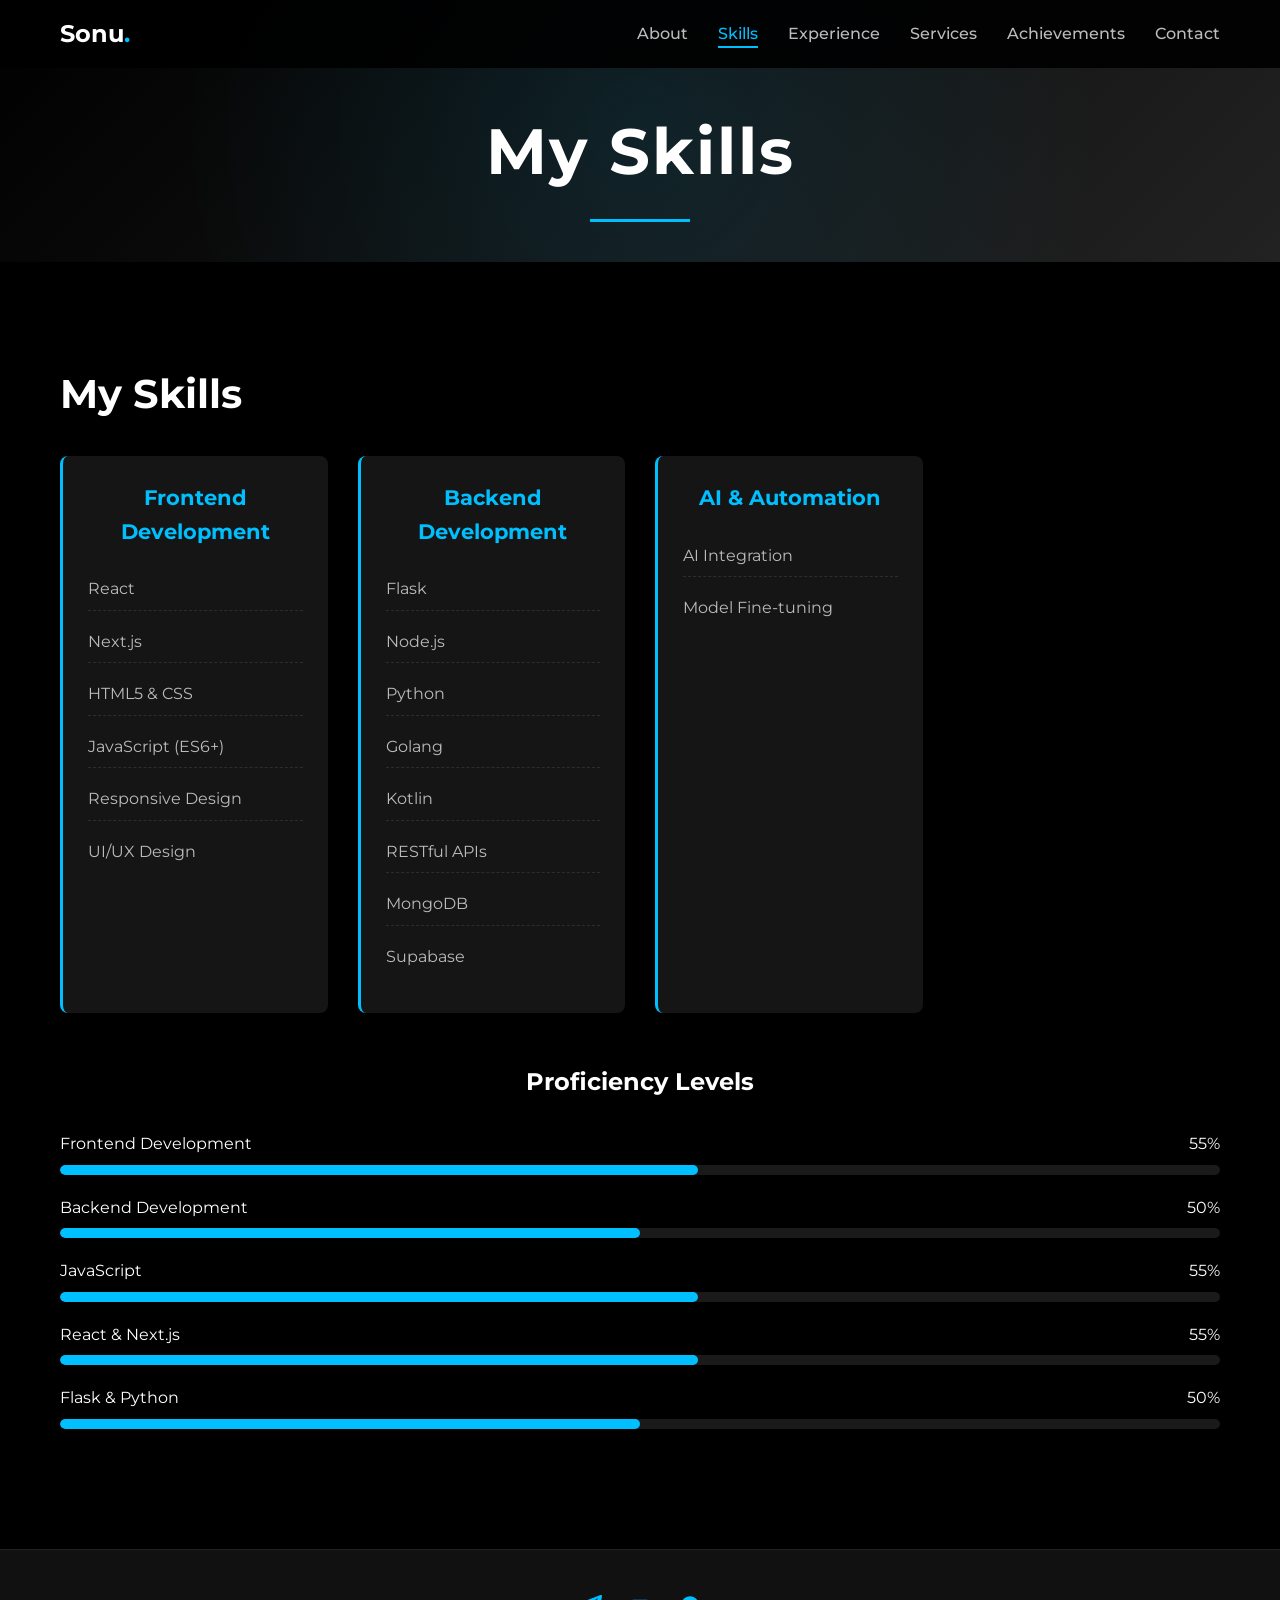
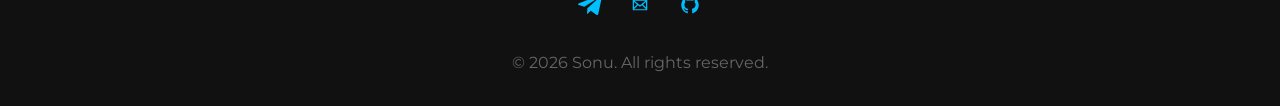
<file: skills.html>
<!DOCTYPE html>
<html lang="en">
<head>
    <meta charset="UTF-8">
    <meta name="viewport" content="width=device-width, initial-scale=1.0">
    <!-- Updated meta description and title for sonu -->
    <meta name="description" content="Skills of Sonu - Aspiring Web Developer & BTECH Student">
    <title>Skills - sonu Developer</title>
    <link rel="stylesheet" href="styles.css">
    <link rel="preconnect" href="https://fonts.googleapis.com">
    <link rel="preconnect" href="https://fonts.gstatic.com" crossorigin>
    <link href="https://fonts.googleapis.com/css2?family=Montserrat:wght@400;500;700&display=swap" rel="stylesheet">
</head>
<body>
    <nav id="navbar">
        <div class="nav-container">
            <!-- Changed logo from sonu to sonu -->
            <a href="index.html" class="logo">Sonu<span>.</span></a>
            <button class="mobile-menu-btn" aria-label="Toggle menu">
                ☰
            </button>
            <ul class="nav-links">
                <li><a href="about.html">About</a></li>
                <li><a href="skills.html" class="active">Skills</a></li>
                <li><a href="timeline.html">Experience</a></li>
                <li><a href="services.html">Services</a></li>
                <li><a href="achievements.html">Achievements</a></li>
                <!-- Added Contact link to navigation -->
                <li><a href="contact.html">Contact</a></li>
            </ul>
        </div>
    </nav>

    <header class="page-header">
        <div class="header-content">
            <h1>My Skills</h1>
        </div>
    </header>

    <main>
        <section id="skills" class="section skills-section">
            <h2 class="hover-underline-animation">My Skills</h2>
            
            <div class="skills-container">
                <div class="skills-category">
                    <h3>Frontend Development</h3>
                    <ul class="skills-list">
                        <li>React</li>
                        <li>Next.js</li>
                        <li>HTML5 & CSS</li>
                        <li>JavaScript (ES6+)</li>
                        <li>Responsive Design</li>
                        <li>UI/UX Design</li>
                    </ul>
                </div>
                
                <div class="skills-category">
                    <h3>Backend Development</h3>
                    <ul class="skills-list">
                        <li>Flask</li>
                        <li>Node.js</li>
                        <li>Python</li>
                        <li>Golang</li>
                        <li>Kotlin</li>
                        <li>RESTful APIs</li>
                        <li>MongoDB</li>
                        <li>Supabase</li>
                    </ul>
                </div>
                
                <div class="skills-category">
                    <h3>AI & Automation</h3>
                    <ul class="skills-list">
                        <li>AI Integration</li>
                        <li>Model Fine-tuning</li>
                    </ul>
                </div>
            </div>
            
            <div class="skills-proficiency">
                <h3>Proficiency Levels</h3>
                
                <div class="proficiency-item">
                    <div class="proficiency-info">
                        <span>Frontend Development</span>
                        <span>55%</span>
                    </div>
                    <div class="proficiency-bar">
                        <div class="proficiency-progress" style="width: 55%"></div>
                    </div>
                </div>
                
                <div class="proficiency-item">
                    <div class="proficiency-info">
                        <span>Backend Development</span>
                        <span>50%</span>
                    </div>
                    <div class="proficiency-bar">
                        <div class="proficiency-progress" style="width: 50%"></div>
                    </div>
                </div>
                
                <div class="proficiency-item">
                    <div class="proficiency-info">
                        <span>JavaScript</span>
                        <span>55%</span>
                    </div>
                    <div class="proficiency-bar">
                        <div class="proficiency-progress" style="width: 55%"></div>
                    </div>
                </div>
                
                <div class="proficiency-item">
                    <div class="proficiency-info">
                        <span>React & Next.js</span>
                        <span>55%</span>
                    </div>
                    <div class="proficiency-bar">
                        <div class="proficiency-progress" style="width: 55%"></div>
                    </div>
                </div>
                
                <div class="proficiency-item">
                    <div class="proficiency-info">
                        <span>Flask & Python</span>
                        <span>50%</span>
                    </div>
                    <div class="proficiency-bar">
                        <div class="proficiency-progress" style="width: 50%"></div>
                    </div>
                </div>
            </div>
        </section>
    </main>

    <button class="scroll-to-top" id="scrollToTop" aria-label="Scroll to top">
        ↑
    </button>

    <footer>
        <div class="social-icons">
            <a href="https://t.me/Choudhary_204" target="_blank" rel="noopener noreferrer" aria-label="Telegram">
                <svg viewBox="0 0 512 512" preserveAspectRatio="xMidYMid meet">
                    <path d="M 200.894531 323.863281 L 192.425781 442.988281 C 204.542969 442.988281 209.792969 437.78125 216.085938 431.53125 L 272.894531 377.238281 L 390.613281 463.445312 C 412.203125 475.476562 427.414062 469.140625 433.238281 443.585938 L 510.507812 81.515625 L 510.527344 81.492188 C 517.375 49.578125 498.988281 37.097656 477.953125 44.929688 L 23.765625 218.816406 C -7.230469 230.847656 -6.761719 248.128906 18.496094 255.957031 L 134.613281 292.074219 L 404.332031 123.308594 C 417.023438 114.902344 428.566406 119.550781 419.070312 127.957031 Z M 200.894531 323.863281 "></path>
                </svg>
            </a>
            <a href="mailto:sonuchoudhary1472006@gmail.com" target="_blank" rel="noopener noreferrer" aria-label="Email">
                <svg viewBox="0 0 512 512" preserveAspectRatio="xMidYMid meet">
                    <path d="M101.3 141.6v228.9h0.3 308.4 0.8V141.6H101.3zM375.7 167.8l-119.7 91.5 -119.6-91.5H375.7zM127.6 194.1l64.1 49.1 -64.1 64.1V194.1zM127.8 344.2l84.9-84.9 43.2 33.1 43-32.9 84.7 84.7L127.8 344.2 127.8 344.2zM384.4 307.8l-64.4-64.4 64.4-49.3V307.8z"></path>
                </svg>
            </a>
            <a href="https://github.com/Choudhary204" target="_blank" rel="noopener noreferrer" aria-label="GitHub">
                <svg viewBox="0 0 512 512" preserveAspectRatio="xMidYMid meet">
                    <path d="M256 70.7c-102.6 0-185.9 83.2-185.9 185.9 0 82.1 53.3 151.8 127.1 176.4 9.3 1.7 12.3-4 12.3-8.9V389.4c-51.7 11.3-62.5-21.9-62.5-21.9 -8.4-21.5-20.6-27.2-20.6-27.2 -16.9-11.5 1.3-11.3 1.3-11.3 18.7 1.3 28.5 19.2 28.5 19.2 16.6 28.4 43.5 20.2 54.1 15.4 1.7-12 6.5-20.2 11.8-24.9 -41.3-4.7-84.7-20.6-84.7-91.9 0-20.3 7.3-36.9 19.2-49.9 -1.9-4.7-8.3-23.6 1.8-49.2 0 0 15.6-5 51.1 19.1 14.8-4.1 30.7-6.2 46.5-6.3 15.8 0.1 31.7 2.1 46.6 6.3 35.5-24 51.1-19.1 51.1-19.1 10.1 25.6 3.8 44.5 1.8 49.2 11.9 13 19.1 29.6 19.1 49.9 0 71.4-43.5 87.1-84.9 91.7 6.7 5.8 12.8 17.1 12.8 34.4 0 24.9 0 44.9 0 51 0 4.9 3 10.7 12.4 8.9 73.8-24.6 127-94.3 127-176.4C441.9 153.9 358.6 70.7 256 70.7z"></path>
                </svg>
            </a>
        </div>
        <!-- Updated footer copyright from Sonu to Sonu -->
        <p>&copy; <span id="current-year"></span> Sonu. All rights reserved.</p>
    </footer>

    <script src="script.js"></script>
</body>
</html>
</file>
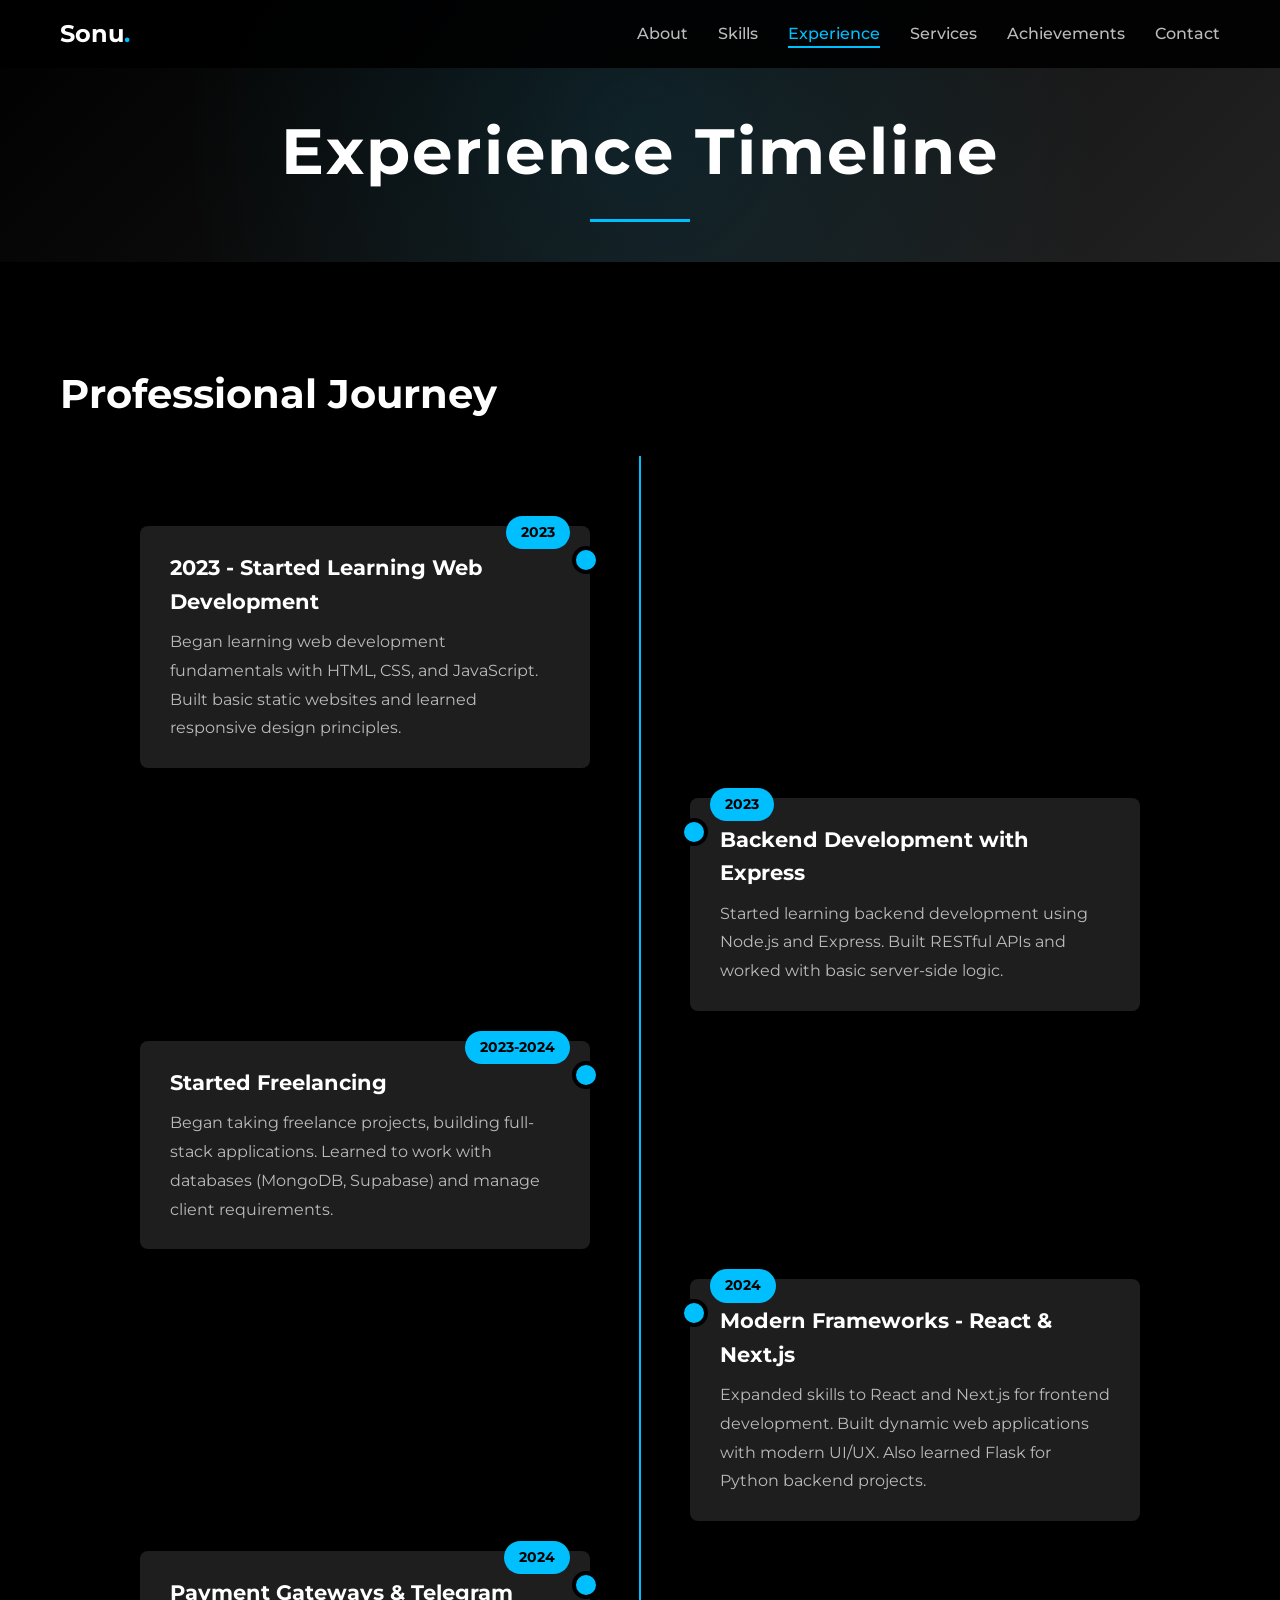
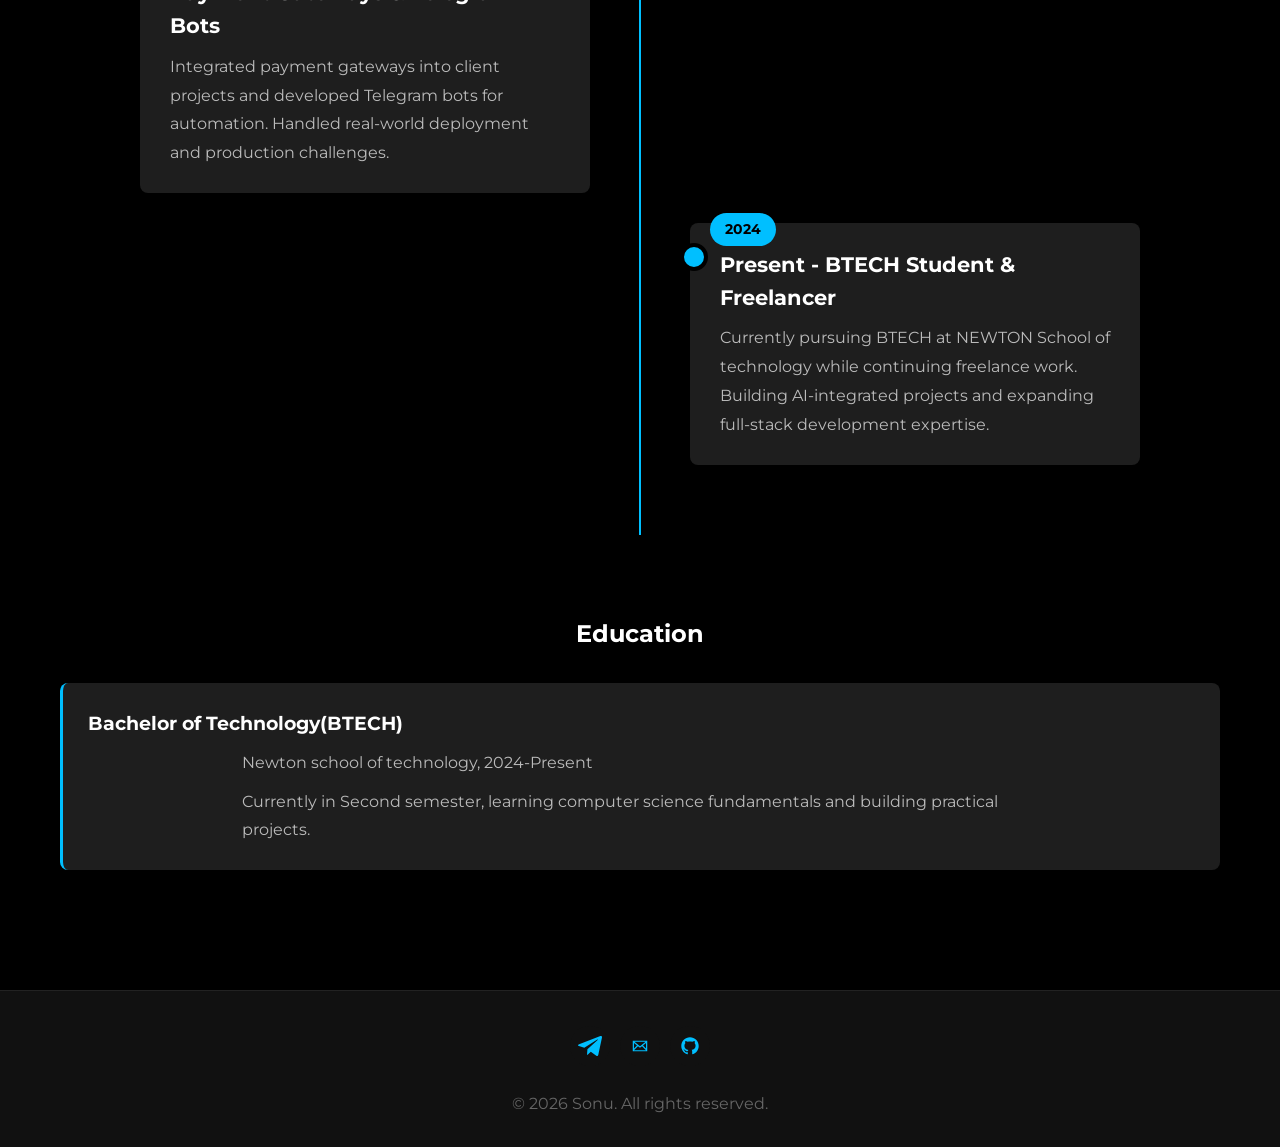
<file: timeline.html>
<!DOCTYPE html>
<html lang="en">
<head>
    <meta charset="UTF-8">
    <meta name="viewport" content="width=device-width, initial-scale=1.0">
    <!-- Updated meta description and title for Sonu -->
    <meta name="description" content="Experience Timeline of Sonu - Freelance Full-Stack Developer & AI Enthusiast">
    <title>Experience - Sonu Developer</title>
    <link rel="stylesheet" href="styles.css">
    <link rel="preconnect" href="https://fonts.googleapis.com">
    <link rel="preconnect" href="https://fonts.gstatic.com" crossorigin>
    <link href="https://fonts.googleapis.com/css2?family=Montserrat:wght@400;500;700&display=swap" rel="stylesheet">
</head>
<body>
    <nav id="navbar">
        <div class="nav-container">
            <!-- Changed logo from SONU to Sonu -->
            <a href="index.html" class="logo">Sonu<span>.</span></a>
            <button class="mobile-menu-btn" aria-label="Toggle menu">
                ☰
            </button>
            <ul class="nav-links">
                <li><a href="about.html">About</a></li>
                <li><a href="skills.html">Skills</a></li>
                <li><a href="timeline.html" class="active">Experience</a></li>
                <li><a href="services.html">Services</a></li>
                <li><a href="achievements.html">Achievements</a></li>
                <!-- Added Contact link to navigation -->
                <li><a href="contact.html">Contact</a></li>
            </ul>
        </div>
    </nav>

    <header class="page-header">
        <div class="header-content">
            <h1>Experience Timeline</h1>
        </div>
    </header>

    <main>
        <section id="timeline" class="section timeline-section">
            <h2 class="hover-underline-animation">Professional Journey</h2>
            
            <ul class="timeline">
                <li class="timeline-item">
                    <h3>2023 - Started Learning Web Development</h3>
                    <p>Began learning web development fundamentals with HTML, CSS, and JavaScript. Built basic static websites and learned responsive design principles.</p>
                    <div class="timeline-date">2023</div>
                </li>
                <li class="timeline-item">
                    <h3>Backend Development with Express</h3>
                    <p>Started learning backend development using Node.js and Express. Built RESTful APIs and worked with basic server-side logic.</p>
                    <div class="timeline-date">2023</div>
                </li>
                <li class="timeline-item">
                    <h3>Started Freelancing</h3>
                    <p>Began taking freelance projects, building full-stack applications. Learned to work with databases (MongoDB, Supabase) and manage client requirements.</p>
                    <div class="timeline-date">2023-2024</div>
                </li>
                <li class="timeline-item">
                    <h3>Modern Frameworks - React & Next.js</h3>
                    <p>Expanded skills to React and Next.js for frontend development. Built dynamic web applications with modern UI/UX. Also learned Flask for Python backend projects.</p>
                    <div class="timeline-date">2024</div>
                </li>
                <li class="timeline-item">
                    <h3>Payment Gateways & Telegram Bots</h3>
                    <p>Integrated payment gateways into client projects and developed Telegram bots for automation. Handled real-world deployment and production challenges.</p>
                    <div class="timeline-date">2024</div>
                </li>
                <li class="timeline-item">
                    <h3>Present - BTECH Student & Freelancer</h3>
                    <p>Currently pursuing BTECH at NEWTON School of technology while continuing freelance work. Building AI-integrated projects and expanding full-stack development expertise.</p>
                    <div class="timeline-date">2024</div>
                </li>
            </ul>
            
            <div class="education-section">
                <h3>Education</h3>
                <div class="education-item">
                    <h4>Bachelor of Technology(BTECH)</h4>
                    <p>Newton school of technology, 2024-Present</p>
                    <p>Currently in Second semester, learning computer science fundamentals and building practical projects.</p>
                </div>
            </div>
        </section>
    </main>

    <button class="scroll-to-top" id="scrollToTop" aria-label="Scroll to top">
        ↑
    </button>

    <footer>
        <div class="social-icons">
            <a href="https://t.me/Choudhary_204" target="_blank" rel="noopener noreferrer" aria-label="Telegram">
                <svg viewBox="0 0 512 512" preserveAspectRatio="xMidYMid meet">
                    <path d="M 200.894531 323.863281 L 192.425781 442.988281 C 204.542969 442.988281 209.792969 437.78125 216.085938 431.53125 L 272.894531 377.238281 L 390.613281 463.445312 C 412.203125 475.476562 427.414062 469.140625 433.238281 443.585938 L 510.507812 81.515625 L 510.527344 81.492188 C 517.375 49.578125 498.988281 37.097656 477.953125 44.929688 L 23.765625 218.816406 C -7.230469 230.847656 -6.761719 248.128906 18.496094 255.957031 L 134.613281 292.074219 L 404.332031 123.308594 C 417.023438 114.902344 428.566406 119.550781 419.070312 127.957031 Z M 200.894531 323.863281 "></path>
                </svg>
            </a>
            <a href="mailto:sonuchoudhary1472006@gmail.com" target="_blank" rel="noopener noreferrer" aria-label="Email">
                <svg viewBox="0 0 512 512" preserveAspectRatio="xMidYMid meet">
                    <path d="M101.3 141.6v228.9h0.3 308.4 0.8V141.6H101.3zM375.7 167.8l-119.7 91.5 -119.6-91.5H375.7zM127.6 194.1l64.1 49.1 -64.1 64.1V194.1zM127.8 344.2l84.9-84.9 43.2 33.1 43-32.9 84.7 84.7L127.8 344.2 127.8 344.2zM384.4 307.8l-64.4-64.4 64.4-49.3V307.8z"></path>
                </svg>
            </a>
            <a href="https://github.com/Choudhary204" target="_blank" rel="noopener noreferrer" aria-label="GitHub">
                <svg viewBox="0 0 512 512" preserveAspectRatio="xMidYMid meet">
                    <path d="M256 70.7c-102.6 0-185.9 83.2-185.9 185.9 0 82.1 53.3 151.8 127.1 176.4 9.3 1.7 12.3-4 12.3-8.9V389.4c-51.7 11.3-62.5-21.9-62.5-21.9 -8.4-21.5-20.6-27.2-20.6-27.2 -16.9-11.5 1.3-11.3 1.3-11.3 18.7 1.3 28.5 19.2 28.5 19.2 16.6 28.4 43.5 20.2 54.1 15.4 1.7-12 6.5-20.2 11.8-24.9 -41.3-4.7-84.7-20.6-84.7-91.9 0-20.3 7.3-36.9 19.2-49.9 -1.9-4.7-8.3-23.6 1.8-49.2 0 0 15.6-5 51.1 19.1 14.8-4.1 30.7-6.2 46.5-6.3 15.8 0.1 31.7 2.1 46.6 6.3 35.5-24 51.1-19.1 51.1-19.1 10.1 25.6 3.8 44.5 1.8 49.2 11.9 13 19.1 29.6 19.1 49.9 0 71.4-43.5 87.1-84.9 91.7 6.7 5.8 12.8 17.1 12.8 34.4 0 24.9 0 44.9 0 51 0 4.9 3 10.7 12.4 8.9 73.8-24.6 127-94.3 127-176.4C441.9 153.9 358.6 70.7 256 70.7z"></path>
                </svg>
            </a>
        </div>
        <!-- Updated footer copyright from SONU to Sonu -->
        <p>&copy; <span id="current-year"></span> Sonu. All rights reserved.</p>
    </footer>

    <script src="script.js"></script>
</body>
</html>
</file>
<file: styles.css>
@import url("https://fonts.googleapis.com/css2?family=Montserrat:wght@400;500;700&display=swap");

:root {
  --primary-color: #00bfff;
  --primary-dark: #009acd;
  --text-light: #bbb;
  --bg-dark: #000;
  --bg-card: #1e1e1e;
}

* {
  box-sizing: border-box;
  margin: 0;
  padding: 0;
}

html {
  scroll-behavior: smooth;
  scroll-padding-top: 70px;
}

body {
  margin: 0;
  padding: 0;
  font-family: "Montserrat", sans-serif;
  background-color: var(--bg-dark);
  color: #fff;
  line-height: 1.6;
}

/* Navigation */
nav {
  position: fixed;
  top: 0;
  left: 0;
  width: 100%;
  background: rgba(0, 0, 0, 0.9);
  z-index: 1000;
  padding: 15px 0;
  transition: all 0.3s ease;
}

nav.scrolled {
  padding: 10px 0;
  box-shadow: 0 5px 20px rgba(0, 0, 0, 0.5);
}

.nav-container {
  display: flex;
  justify-content: space-between;
  align-items: center;
  max-width: 1200px;
  margin: 0 auto;
  padding: 0 20px;
}

.logo {
  font-size: 1.5rem;
  font-weight: 700;
  color: #fff;
  text-decoration: none;
}

.logo span {
  color: var(--primary-color);
}

.nav-links {
  display: flex;
  list-style: none;
}

.nav-links li {
  margin-left: 30px;
}

.nav-links a {
  color: var(--text-light);
  text-decoration: none;
  font-size: 1rem;
  font-weight: 500;
  transition: all 0.3s ease;
  position: relative;
}

.nav-links a:hover,
.nav-links a.active {
  color: var(--primary-color);
}

.nav-links a::after {
  content: "";
  position: absolute;
  width: 0;
  height: 2px;
  bottom: -5px;
  left: 0;
  background-color: var(--primary-color);
  transition: width 0.3s ease;
}

.nav-links a:hover::after,
.nav-links a.active::after {
  width: 100%;
}

.mobile-menu-btn {
  display: none;
  background: none;
  border: none;
  color: #fff;
  font-size: 1.5rem;
  cursor: pointer;
}

/* Header */
header {
  text-align: center;
  padding: 120px 20px;
  background: linear-gradient(135deg, #000, #222);
  position: relative;
  overflow: hidden;
}

header::before {
  content: "";
  position: absolute;
  top: 0;
  left: 0;
  width: 100%;
  height: 100%;
  background: radial-gradient(circle, rgba(0, 191, 255, 0.1) 0%, rgba(0, 0, 0, 0) 70%);
  z-index: 0;
}

.page-header {
  text-align: center;
  padding: 100px 20px 60px;
  background: linear-gradient(135deg, #000, #222);
  position: relative;
  overflow: hidden;
}

.page-header::before {
  content: "";
  position: absolute;
  top: 0;
  left: 0;
  width: 100%;
  height: 100%;
  background: radial-gradient(circle, rgba(0, 191, 255, 0.1) 0%, rgba(0, 0, 0, 0) 70%);
  z-index: 0;
}

.header-content {
  position: relative;
  z-index: 1;
}

header h1 {
  font-size: clamp(3rem, 10vw, 5rem);
  font-weight: 700;
  margin: 0;
  color: #fff;
  animation: fadeIn 2s ease-in-out;
  letter-spacing: 2px;
}

.page-header h1 {
  font-size: clamp(2.5rem, 8vw, 4rem);
  font-weight: 700;
  margin: 0;
  color: #fff;
  animation: fadeIn 2s ease-in-out;
  letter-spacing: 2px;
}

header p {
  font-size: clamp(1rem, 3vw, 1.2rem);
  font-weight: 400;
  margin: 15px 0 0;
  color: var(--text-light);
  animation: fadeIn 3s ease-in-out;
}

.header-content::after {
  content: "";
  position: absolute;
  width: 100px;
  height: 3px;
  background: var(--primary-color);
  bottom: -20px;
  left: 50%;
  transform: translateX(-50%);
  animation: underlineGrow 2s ease-in-out;
}

/* Sections */
.section {
  max-width: 1200px;
  margin: 80px auto;
  padding: 20px;
  animation: fadeIn 2s ease-in-out;
}

.section h2 {
  font-size: clamp(2rem, 5vw, 2.5rem);
  font-weight: 700;
  margin-bottom: 30px;
  color: #fff;
  text-align: center;
}

.section p {
  font-size: 1.1rem;
  color: var(--text-light);
  text-align: center;
  max-width: 800px;
  margin: 0 auto 30px;
  line-height: 1.8;
}

/* Home Page */
.home-cards {
  display: grid;
  grid-template-columns: repeat(auto-fill, minmax(300px, 1fr));
  gap: 20px;
  margin-top: 40px;
}

.home-card {
  background: rgba(30, 30, 30, 0.7);
  padding: 30px;
  border-radius: 8px;
  border-left: 3px solid var(--primary-color);
  transition: all 0.3s ease;
  text-decoration: none;
  color: #fff;
  display: block;
}

.home-card:hover {
  transform: translateY(-5px);
  box-shadow: 0 10px 20px rgba(0, 191, 255, 0.1);
  background: rgba(30, 30, 30, 0.9);
}

.home-card h3 {
  font-size: 1.5rem;
  margin-bottom: 15px;
  color: #fff;
}

.home-card p {
  font-size: 1rem;
  color: var(--text-light);
  text-align: left;
  margin: 0;
}

/* About Page */
.about-content {
  display: flex;
  flex-direction: column;
  gap: 40px;
  align-items: center;
  max-width: 900px;
  margin: 0 auto;
}

.about-image {
  display: flex;
  justify-content: center;
}

.image-container {
  width: 300px;
  height: 300px;
  border-radius: 50%;
  overflow: hidden;
  border: 3px solid var(--primary-color);
  box-shadow: 0 10px 30px rgba(0, 191, 255, 0.2);
}

.profile-image {
  width: 100%;
  height: 100%;
  object-fit: cover;
}

.about-text p {
  text-align: left;
  margin-bottom: 20px;
}

.about-details {
  display: grid;
  grid-template-columns: repeat(auto-fill, minmax(200px, 1fr));
  gap: 20px;
  margin-top: 30px;
}

.detail-item {
  background: rgba(30, 30, 30, 0.7);
  padding: 20px;
  border-radius: 8px;
  border-left: 3px solid var(--primary-color);
}

.detail-item h3 {
  font-size: 1.2rem;
  margin-bottom: 10px;
  color: var(--primary-color);
}

.detail-item p {
  font-size: 1rem;
  margin: 0;
}

/* Skills Page */
.skills-container {
  display: grid;
  grid-template-columns: repeat(auto-fill, minmax(250px, 1fr));
  gap: 30px;
  margin-bottom: 50px;
}

.skills-category {
  background: rgba(30, 30, 30, 0.7);
  padding: 25px;
  border-radius: 8px;
  border-left: 3px solid var(--primary-color);
  transition: all 0.3s ease;
}

.skills-category:hover {
  transform: translateY(-5px);
  box-shadow: 0 10px 20px rgba(0, 191, 255, 0.1);
  background: rgba(30, 30, 30, 0.9);
}

.skills-category h3 {
  font-size: 1.3rem;
  margin-bottom: 20px;
  color: var(--primary-color);
  text-align: center;
}

.skills-list {
  list-style-type: none;
  padding: 0;
}

.skills-list li {
  margin: 10px 0;
  font-size: 1rem;
  color: var(--text-light);
  padding: 8px 0;
  border-bottom: 1px dashed rgba(255, 255, 255, 0.1);
  transition: all 0.3s ease;
}

.skills-list li:last-child {
  border-bottom: none;
}

.skills-list li:hover {
  color: #fff;
  transform: translateX(5px);
}

.skills-proficiency {
  margin-top: 50px;
}

.skills-proficiency h3 {
  font-size: 1.5rem;
  margin-bottom: 30px;
  text-align: center;
}

.proficiency-item {
  margin-bottom: 20px;
}

.proficiency-info {
  display: flex;
  justify-content: space-between;
  margin-bottom: 8px;
}

.proficiency-bar {
  height: 10px;
  background: rgba(255, 255, 255, 0.1);
  border-radius: 5px;
  overflow: hidden;
}

.proficiency-progress {
  height: 100%;
  background: var(--primary-color);
  border-radius: 5px;
  transition: width 1.5s ease-in-out;
}

/* Timeline Page */
.timeline {
  position: relative;
  max-width: 1000px;
  margin: 0 auto;
  padding: 40px 0;
  list-style-type: none;
}

.timeline::before {
  content: "";
  position: absolute;
  top: 0;
  bottom: 0;
  width: 2px;
  background: var(--primary-color);
  left: 50%;
  margin-left: -1px;
}

.timeline-item {
  padding: 25px 30px;
  position: relative;
  background: var(--bg-card);
  border-radius: 8px;
  margin: 30px 0;
  width: 45%;
  animation: fadeInUp 2s ease-in-out;
  box-shadow: 0 5px 15px rgba(0, 0, 0, 0.3);
  transition: all 0.3s ease;
}

.timeline-item:hover {
  transform: translateY(-5px);
  box-shadow: 0 15px 30px rgba(0, 191, 255, 0.1);
}

.timeline-item::after {
  content: "";
  position: absolute;
  width: 20px;
  height: 20px;
  right: -10px;
  background: var(--primary-color);
  border: 4px solid var(--bg-dark);
  top: 20px;
  border-radius: 50%;
  z-index: 1;
  transition: all 0.3s ease;
}

.timeline-item:hover::after {
  background: #fff;
  border-color: var(--primary-color);
}

.timeline-item:nth-child(odd) {
  left: 0;
}

.timeline-item:nth-child(even) {
  left: 55%;
}

.timeline-item:nth-child(even)::after {
  left: -10px;
}

.timeline-item h3 {
  font-size: 1.3rem;
  font-weight: 700;
  color: #fff;
  margin-bottom: 10px;
}

.timeline-item p {
  font-size: 1rem;
  color: var(--text-light);
  text-align: left;
  margin: 0;
}

.timeline-date {
  position: absolute;
  top: -10px;
  right: 20px;
  background: var(--primary-color);
  color: #000;
  padding: 5px 15px;
  border-radius: 20px;
  font-weight: 700;
  font-size: 0.9rem;
}

.timeline-item:nth-child(even) .timeline-date {
  left: 20px;
  right: auto;
}

.education-section {
  margin-top: 80px;
}

.education-section h3 {
  font-size: 1.5rem;
  margin-bottom: 30px;
  text-align: center;
}

.education-item {
  background: var(--bg-card);
  padding: 25px;
  border-radius: 8px;
  margin-bottom: 20px;
  border-left: 3px solid var(--primary-color);
  transition: all 0.3s ease;
}

.education-item:hover {
  transform: translateY(-5px);
  box-shadow: 0 10px 20px rgba(0, 191, 255, 0.1);
}

.education-item h4 {
  font-size: 1.2rem;
  margin-bottom: 10px;
  color: #fff;
}

.education-item p {
  font-size: 1rem;
  color: var(--text-light);
  text-align: left;
  margin-bottom: 10px;
}

.education-item p:last-child {
  margin-bottom: 0;
}

/* Services Page */
.services-grid {
  display: grid;
  grid-template-columns: repeat(auto-fill, minmax(300px, 1fr));
  gap: 30px;
  margin-bottom: 50px;
}

.service-card {
  background: rgba(30, 30, 30, 0.7);
  padding: 30px;
  border-radius: 8px;
  border-left: 3px solid var(--primary-color);
  transition: all 0.3s ease;
  display: flex;
  flex-direction: column;
  align-items: center;
}

.service-card:hover {
  transform: translateY(-5px);
  box-shadow: 0 10px 20px rgba(0, 191, 255, 0.1);
  background: rgba(30, 30, 30, 0.9);
}

.service-icon {
  color: var(--primary-color);
  margin-bottom: 20px;
}

.service-card h3 {
  font-size: 1.3rem;
  margin-bottom: 15px;
  color: #fff;
  text-align: center;
}

.service-card p {
  font-size: 1rem;
  color: var(--text-light);
  text-align: center;
  margin: 0;
}

.service-process {
  margin-top: 50px;
}

.service-process h3 {
  font-size: 1.5rem;
  margin-bottom: 30px;
  text-align: center;
}

.process-steps {
  display: grid;
  grid-template-columns: repeat(auto-fill, minmax(200px, 1fr));
  gap: 20px;
}

.process-step {
  background: rgba(30, 30, 30, 0.7);
  padding: 25px;
  border-radius: 8px;
  text-align: center;
  position: relative;
  transition: all 0.3s ease;
}

.process-step:hover {
  transform: translateY(-5px);
  box-shadow: 0 10px 20px rgba(0, 191, 255, 0.1);
  background: rgba(30, 30, 30, 0.9);
}

.step-number {
  width: 40px;
  height: 40px;
  background: var(--primary-color);
  color: #000;
  border-radius: 50%;
  display: flex;
  align-items: center;
  justify-content: center;
  font-weight: 700;
  margin: 0 auto 15px;
}

.process-step h4 {
  font-size: 1.2rem;
  margin-bottom: 10px;
  color: #fff;
}

.process-step p {
  font-size: 1rem;
  color: var(--text-light);
  margin: 0;
}

/* Achievements Page */
.achievements-grid {
  display: grid;
  grid-template-columns: repeat(auto-fill, minmax(300px, 1fr));
  gap: 30px;
  margin-bottom: 50px;
}

.achievement-card {
  background: rgba(30, 30, 30, 0.7);
  padding: 30px;
  border-radius: 8px;
  border-left: 3px solid var(--primary-color);
  transition: all 0.3s ease;
  display: flex;
  flex-direction: column;
  align-items: center;
}

.achievement-card:hover {
  transform: translateY(-5px);
  box-shadow: 0 10px 20px rgba(0, 191, 255, 0.1);
  background: rgba(30, 30, 30, 0.9);
}

.achievement-icon {
  color: var(--primary-color);
  margin-bottom: 20px;
}

.achievement-card h3 {
  font-size: 1.3rem;
  margin-bottom: 15px;
  color: #fff;
  text-align: center;
}

.achievement-card p {
  font-size: 1rem;
  color: var(--text-light);
  text-align: center;
  margin: 0;
}

.projects-section {
  margin-top: 50px;
}

.projects-section h3 {
  font-size: 1.5rem;
  margin-bottom: 30px;
  text-align: center;
}

.project-card {
  background: var(--bg-card);
  border-radius: 8px;
  overflow: hidden;
  margin-bottom: 30px;
  box-shadow: 0 5px 15px rgba(0, 0, 0, 0.3);
  transition: all 0.3s ease;
}

.project-card:hover {
  transform: translateY(-5px);
  box-shadow: 0 15px 30px rgba(0, 191, 255, 0.1);
}

.project-image img {
  width: 100%;
  height: auto;
  display: block;
}

.project-content {
  padding: 25px;
}

.project-content h4 {
  font-size: 1.3rem;
  margin-bottom: 15px;
  color: #fff;
}

.project-content p {
  font-size: 1rem;
  color: var(--text-light);
  text-align: left;
  margin-bottom: 20px;
}

.project-tech {
  display: flex;
  flex-wrap: wrap;
  gap: 10px;
}

.project-tech span {
  background: rgba(0, 191, 255, 0.1);
  color: var(--primary-color);
  padding: 5px 15px;
  border-radius: 20px;
  font-size: 0.9rem;
}

/* Contact Page */
.contact-section {
  max-width: 1200px;
  margin: 80px auto;
  padding: 20px;
}

.contact-container {
  display: grid;
  grid-template-columns: 1fr 1fr;
  gap: 50px;
  align-items: start;
}

.contact-info h2 {
  font-size: 2rem;
  margin-bottom: 20px;
  text-align: left;
}

.contact-info > p {
  text-align: left;
  margin-bottom: 30px;
}

.contact-details {
  display: flex;
  flex-direction: column;
  gap: 25px;
}

.contact-item {
  background: rgba(30, 30, 30, 0.7);
  padding: 20px;
  border-radius: 8px;
  border-left: 3px solid var(--primary-color);
  transition: all 0.3s ease;
}

.contact-item:hover {
  transform: translateY(-5px);
  box-shadow: 0 10px 20px rgba(0, 191, 255, 0.1);
  background: rgba(30, 30, 30, 0.9);
}

.contact-item h3 {
  font-size: 1.1rem;
  margin-bottom: 10px;
  color: var(--primary-color);
}

.contact-item p {
  font-size: 1rem;
  color: var(--text-light);
  text-align: left;
  margin: 0;
}

.contact-item a {
  color: var(--primary-color);
  text-decoration: none;
  transition: all 0.3s ease;
}

.contact-item a:hover {
  color: #fff;
  text-decoration: underline;
}

.contact-form-wrapper h2 {
  font-size: 2rem;
  margin-bottom: 30px;
  text-align: left;
}

.contact-form {
  background: rgba(30, 30, 30, 0.7);
  padding: 30px;
  border-radius: 8px;
  border-left: 3px solid var(--primary-color);
}

.form-group {
  margin-bottom: 20px;
  display: flex;
  flex-direction: column;
}

.form-group label {
  font-size: 1rem;
  font-weight: 500;
  margin-bottom: 8px;
  color: #fff;
}

.form-group input,
.form-group textarea {
  padding: 12px 15px;
  border: 1px solid rgba(0, 191, 255, 0.3);
  border-radius: 5px;
  background: rgba(0, 0, 0, 0.5);
  color: #fff;
  font-family: "Montserrat", sans-serif;
  font-size: 1rem;
  transition: all 0.3s ease;
}

.form-group input:focus,
.form-group textarea:focus {
  outline: none;
  border-color: var(--primary-color);
  box-shadow: 0 0 10px rgba(0, 191, 255, 0.2);
  background: rgba(0, 0, 0, 0.7);
}

.form-group textarea {
  resize: vertical;
  min-height: 150px;
}

.submit-btn {
  background: var(--primary-color);
  color: #000;
  border: none;
  padding: 12px 30px;
  border-radius: 5px;
  font-size: 1rem;
  font-weight: 600;
  cursor: pointer;
  transition: all 0.3s ease;
  margin-top: 10px;
}

.submit-btn:hover {
  background: var(--primary-dark);
  transform: translateY(-2px);
  box-shadow: 0 5px 15px rgba(0, 191, 255, 0.3);
}

.submit-btn:disabled {
  opacity: 0.7;
  cursor: not-allowed;
}

.form-message {
  margin-top: 15px;
  padding: 12px 15px;
  border-radius: 5px;
  font-size: 1rem;
  text-align: center;
  display: none;
}

.form-message.success {
  display: block;
  background: rgba(76, 175, 80, 0.2);
  color: #4caf50;
  border: 1px solid #4caf50;
}

.form-message.error {
  display: block;
  background: rgba(244, 67, 54, 0.2);
  color: #f44336;
  border: 1px solid #f44336;
}

/* Footer */
footer {
  text-align: center;
  padding: 30px 0;
  background: #111;
  color: #666;
  border-top: 1px solid #222;
}

.social-icons {
  display: flex;
  flex-wrap: wrap;
  align-items: center;
  justify-content: center;
  margin-bottom: 20px;
}

.social-icons a {
  text-decoration: none;
  border: 0;
  width: 40px;
  height: 40px;
  padding: 8px;
  margin: 5px;
  color: var(--primary-color);
  border-radius: 50%;
  background-color: #111;
  display: flex;
  align-items: center;
  justify-content: center;
  transition: all 0.3s ease;
}

.social-icons a:hover {
  background-color: var(--primary-color);
  color: #000;
  transform: translateY(-3px);
}

.social-icons svg {
  width: 24px;
  height: 24px;
  fill: currentColor;
}

/* Scroll to Top Button */
.scroll-to-top {
  position: fixed;
  bottom: 20px;
  right: 20px;
  background: rgba(0, 0, 0, 0.7);
  color: var(--primary-color);
  border: none;
  cursor: pointer;
  width: 50px;
  height: 50px;
  border-radius: 50%;
  display: flex;
  align-items: center;
  justify-content: center;
  font-size: 1.5rem;
  transition: all 0.3s ease;
  opacity: 0;
  visibility: hidden;
  z-index: 1000;
  box-shadow: 0 2px 10px rgba(0, 191, 255, 0.2);
}

.scroll-to-top.visible {
  opacity: 1;
  visibility: visible;
}

.scroll-to-top:hover {
  background: var(--primary-color);
  color: #000;
  transform: translateY(-3px);
}

/* Animations */
.hover-underline-animation {
  display: inline-block;
  position: relative;
  color: #fff;
}

.hover-underline-animation::after {
  content: "";
  position: absolute;
  width: 100%;
  transform: scaleX(0);
  height: 2px;
  bottom: -5px;
  left: 0;
  background-color: var(--primary-color);
  transform-origin: bottom right;
  transition: transform 0.3s ease-out;
}

.hover-underline-animation:hover::after {
  transform: scaleX(1);
  transform-origin: bottom left;
}

@keyframes fadeIn {
  from {
    opacity: 0;
    transform: translateY(20px);
  }
  to {
    opacity: 1;
    transform: translateY(0);
  }
}

@keyframes fadeInUp {
  from {
    opacity: 0;
    transform: translateY(40px);
  }
  to {
    opacity: 1;
    transform: translateY(0);
  }
}

@keyframes listItemFadeIn {
  from {
    opacity: 0;
    transform: translateX(-20px);
  }
  to {
    opacity: 1;
    transform: translateX(0);
  }
}

@keyframes underlineGrow {
  from {
    width: 0;
    left: 50%;
    transform: translateX(-50%);
  }
  to {
    width: 100px;
    left: 50%;
    transform: translateX(-50%);
  }
}

/* Responsive Styles */
@media screen and (max-width: 768px) {
  .timeline::before {
    left: 30px;
  }

  .timeline-item {
    width: calc(100% - 60px);
    left: 60px !important;
  }

  .timeline-item::after {
    left: -10px !important;
    right: auto !important;
  }

  .mobile-menu-btn {
    display: block;
  }

  .nav-links {
    position: fixed;
    top: 60px;
    left: 0;
    width: 100%;
    background: rgba(0, 0, 0, 0.95);
    flex-direction: column;
    align-items: center;
    padding: 20px 0;
    clip-path: circle(0% at 100% 0);
    transition: all 0.5s ease-out;
  }

  .nav-links.active {
    clip-path: circle(150% at 100% 0);
  }

  .nav-links li {
    margin: 15px 0;
  }

  .about-content {
    grid-template-columns: 1fr;
  }

  .about-image {
    margin-bottom: 30px;
  }

  .services-grid,
  .achievements-grid,
  .skills-container,
  .process-steps {
    grid-template-columns: 1fr;
  }

  .contact-container {
    grid-template-columns: 1fr;
    gap: 30px;
  }

  .contact-form-wrapper h2,
  .contact-info h2 {
    font-size: 1.5rem;
  }
}

@media screen and (max-width: 480px) {
  .image-container {
    width: 200px;
    height: 200px;
  }

  .section {
    padding: 10px;
  }

  header,
  .page-header {
    padding: 100px 10px 60px;
  }

  .timeline-item {
    padding: 15px 20px;
  }
}
</file>
